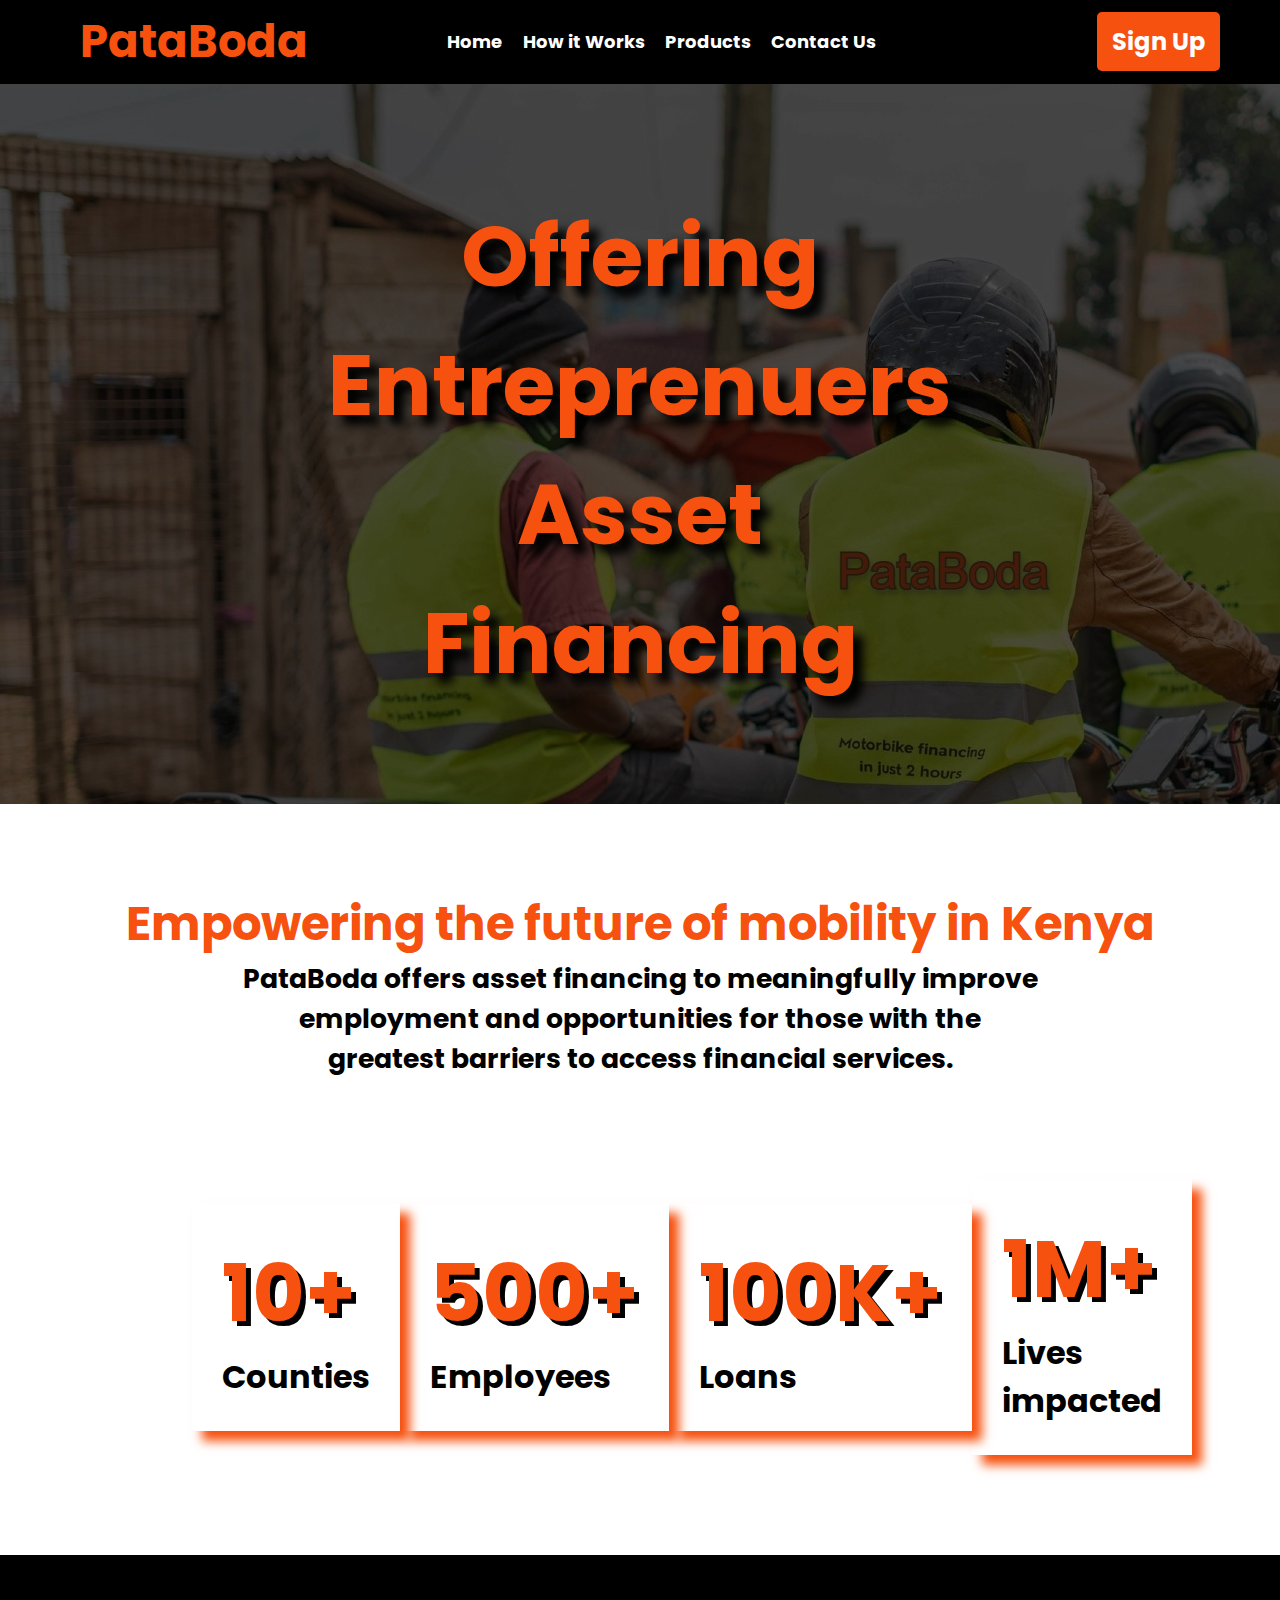
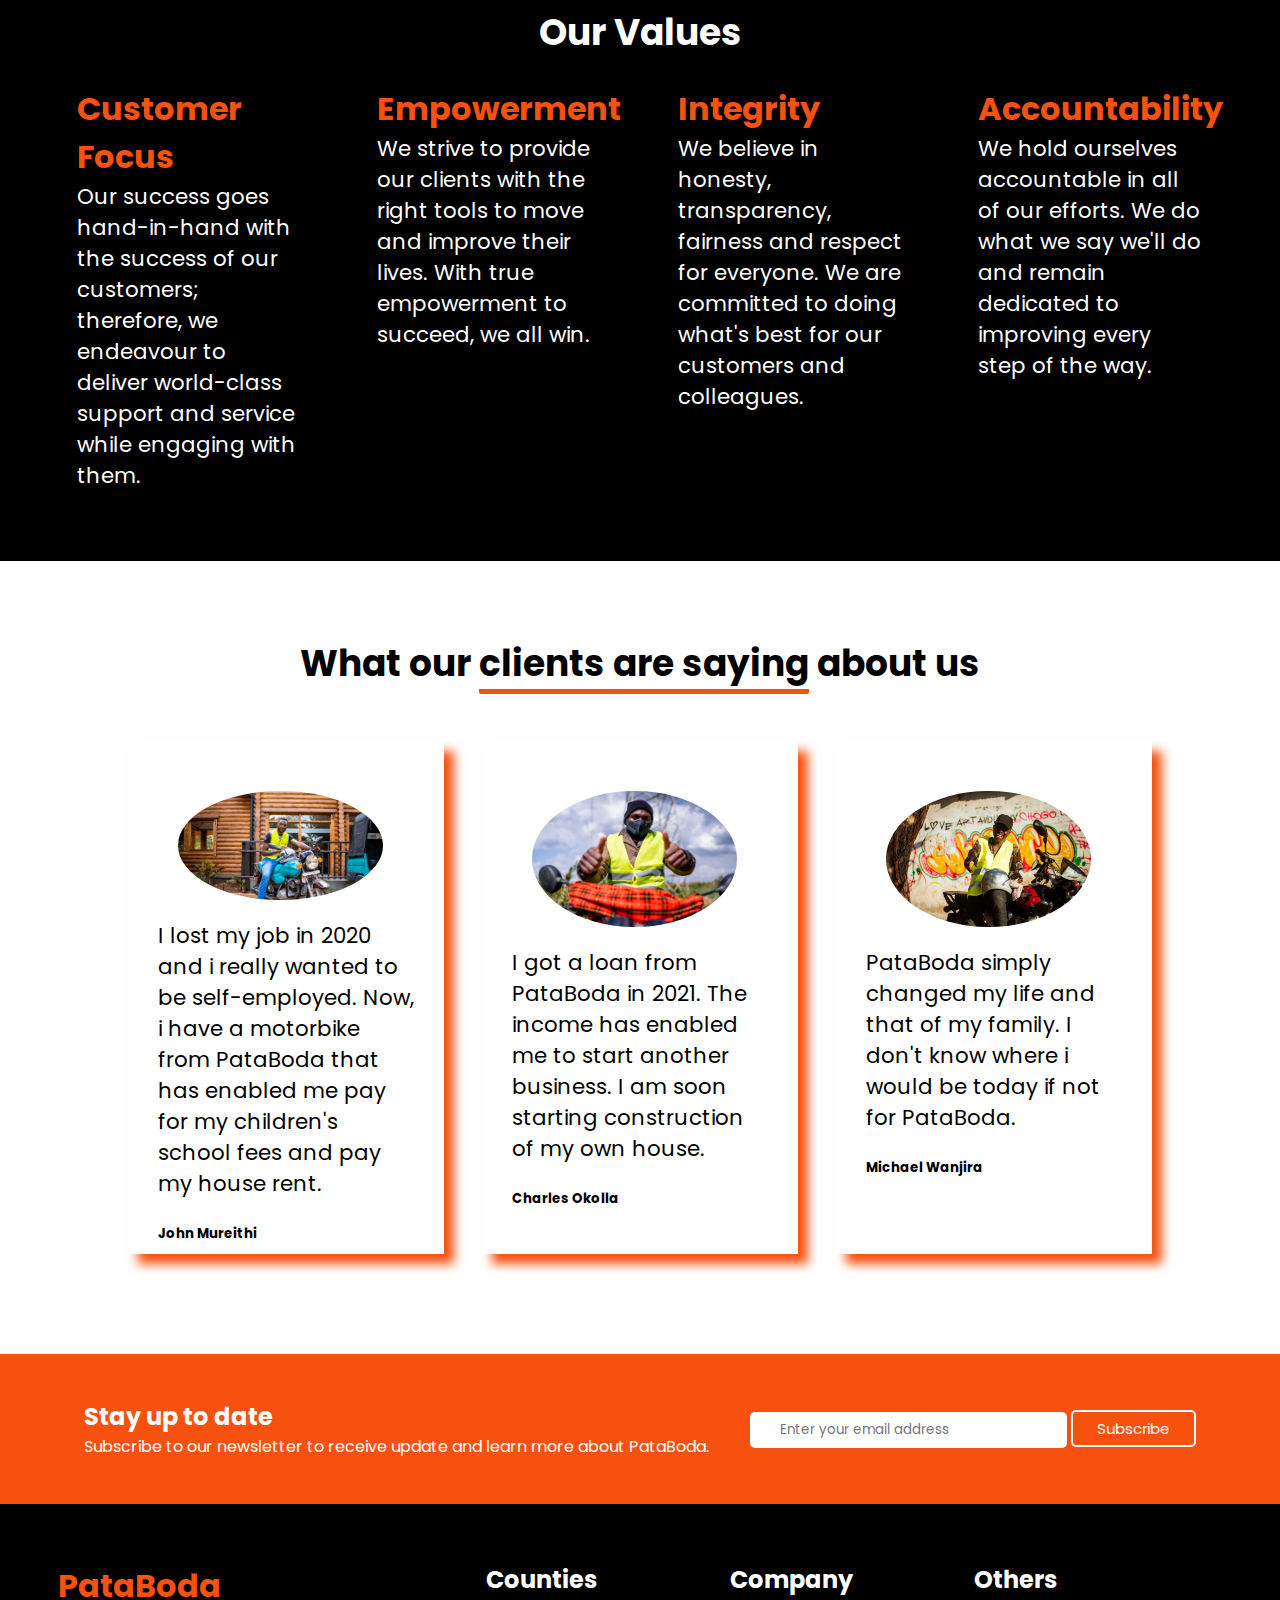
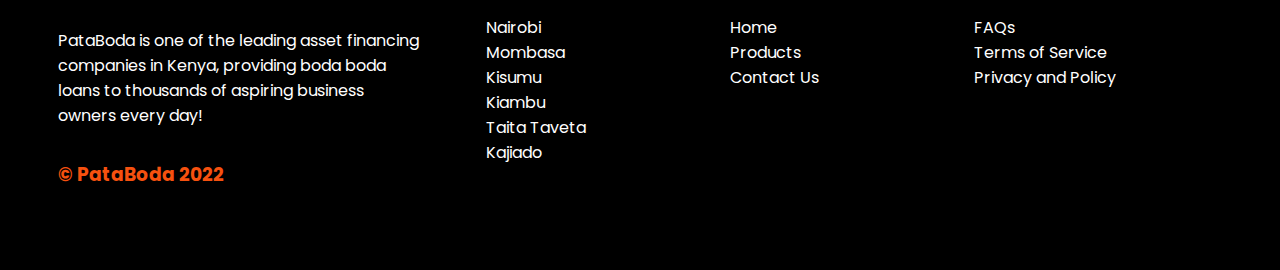
<file: index.html>
<html lang="en">

<head>
    <meta charset="UTF-8">
    <meta http-equiv="X-UA-Compatible" content="IE=edge">
    <meta name="viewport" content="width=device-width, initial-scale=1.0">
    <title>Home | PataBoda</title>
    <link rel="stylesheet" href="styles.css">
</head>

<body>
    <header>
        <div class="menubar">
            <div class="logo">
                <p> <a href="index.html">PataBoda</a></p>
            </div>
            <nav>
                <ul>
                    <li><a href="index.html">Home</a></li>
                    <li><a href="./how-it-works/how-it-works.html">How it Works</a></li>
                    <li><a href="./products/products.html">Products</a></li>
                    <li><a href="./contact-us/contact-us.html">Contact Us</a></li>
                </ul>
            </nav>
            <div class="navbuttons">
                <button id="start"><a href="./signup/signup.html">Sign Up</a></button>
            </div>
        </div>
    </header>
    <!-- --END OF MENUBAR-- -->

    <!-- --START OF MENUBAR-- -->
    <div class="bodaimg">
        <img src="./images/WATU-47-1_11zon-scaled.jpg">
        <div class="imgtxt">
            <h1>Offering Entreprenuers Asset Financing</h1>
        </div>
    </div>

    <br>

    <div class="empowerment">
        <h1 id="emptxt1">Empowering the future of mobility in Kenya</h1>
        <div id="emptxt2">
            <h4>PataBoda offers asset financing to meaningfully improve</h4>
            <h4> employment and opportunities for those with the</h4>
            <h4> greatest barriers to access financial services.</h4>
        </div>
    </div>

    <div class="impact">
        <div>
            <h1 id="numbers">10+</h1>
            <h1>Counties</h1>
        </div>
        <div>
            <h1 id="numbers">500+</h1>
            <h1>Employees</h1>
        </div>
        <div>
            <h1 id="numbers">100K+</h1>
            <h1>Loans</h1>
        </div>
        <div>
            <h1 id="numbers">1M+</h1>
            <h1>Lives impacted</h1>
        </div>
    </div>

    <br>
    <br>
    <br>
    <br>

    <div class="values">
        <h1 id="ourvalues">Our Values</h1>

        <br>

        <div class="thevalues">
            <div id="eachvalue">
                <h3 id="valuename">Customer Focus</h3>
                <p>Our success goes hand-in-hand with the success of our customers; therefore, we endeavour to deliver
                    world-class support and service while engaging with them.</p>
            </div>
            <div id="eachvalue">
                <h3 id="valuename">Empowerment</h1>
                    <p id>We strive to provide our clients with the right tools to move and improve their lives. With
                        true empowerment to succeed, we all win.</p>
            </div>
            <div id="eachvalue">
                <h3 id="valuename">Integrity</h3>
                <p>We believe in honesty, transparency, fairness and respect for everyone. We are committed to doing
                    what's best for our customers and colleagues.</p>
            </div>
            <div id="eachvalue">
                <h3 id="valuename">Accountability</h3>
                <p>We hold ourselves accountable in all of our efforts. We do what we say we'll do and remain dedicated
                    to improving every step of the way.</p>
            </div>
        </div>
    </div>

    <br>
    <br>
    <br>

    <div class="feedback">
        <h1>What our <span>clients are saying</span> about us</h1>
        <br>
        <br>
        <div class="clients">
            <div id="eachclient">
                <div>
                    <img id="clientsimg" src="./images/img1.jpg">
                    <p>I lost my job in 2020 and i really wanted to be self-employed. Now, i have a motorbike from
                        PataBoda that has enabled me pay for my children's school fees and pay my house rent.</p>
                    <br>
                    <h5>John Mureithi</h5>
                </div>
            </div>
            <div id="eachclient">
                <div>
                    <img id="clientsimg" src="./images/img2.jpg">
                    <p>I got a loan from PataBoda in 2021. The income has enabled me to start another business. I am
                        soon starting construction of my own house.</p>
                    <br>
                    <h5>Charles Okolla</h5>
                </div>
            </div>
            <div id="eachclient">
                <div>
                    <img id="clientsimg" src="./images/img6.jpg">
                    <p>PataBoda simply changed my life and that of my family. I don't know where i would be today if not
                        for PataBoda.</p>
                    <br>
                    <h5>Michael Wanjira</h5>
                </div>
            </div>
        </div>
    </div>
    <br>
    <br>
    <br>
    <br>

    <!-- START OF FOOTER -->
    <footer>
        <div class="footercontainer">
            <div class="footer1">
                <div class="newslettertext">
                    <h2>Stay up to date</h2>
                    <p>Subscribe to our newsletter to receive update and learn more about PataBoda.</p>
                </div>
                <div class="newsletter">
                    <input id="email" placeholder="Enter your email address"></input>
                    <button id="sub">Subscribe</button>
                </div>
            </div>

            <div class="footer2">
                <div id="section1">
                    <h1>PataBoda</h1>
                    <p>PataBoda is one of the leading asset financing <br> companies in Kenya, providing boda boda <br>
                        loans to thousands of aspiring business <br> owners every day!</p>
                    <h3>© PataBoda 2022</h3>
                </div>
                <div id="section2">
                    <h2>Counties</h2>
                    <p><a href="./contact-us/contact-us.html">Nairobi</a></p>
                    <p><a href="./contact-us/contact-us.html">Mombasa</a></p>
                    <p><a href="./contact-us/contact-us.html">Kisumu</a></p>
                    <p><a href="./contact-us/contact-us.html">Kiambu</a></p>
                    <p><a href="./contact-us/contact-us.html">Taita Taveta</a></p>
                    <p><a href="./contact-us/contact-us.html">Kajiado</a></p>
                </div>
                <div id="section2">
                    <h2>Company</h2>
                    <p><a href="index.html">Home</a></p>
                    <p><a href="./products/products.html">Products</a></p>
                    <p><a href="./contact-us/contact-us.html">Contact Us</a></p>
                </div>
                <div id="section2">
                    <h2>Others</h2>
                    <p><a href="./FAQs/faqs.html">FAQs</a></p>
                    <p><a href="#">Terms of Service</a></p>
                    <p><a href="#">Privacy and Policy</a></h3>
                </div>

            </div>
        </div>
    </footer>
    <!-- END OF FOOTER -->
</body>
</html>
</file>
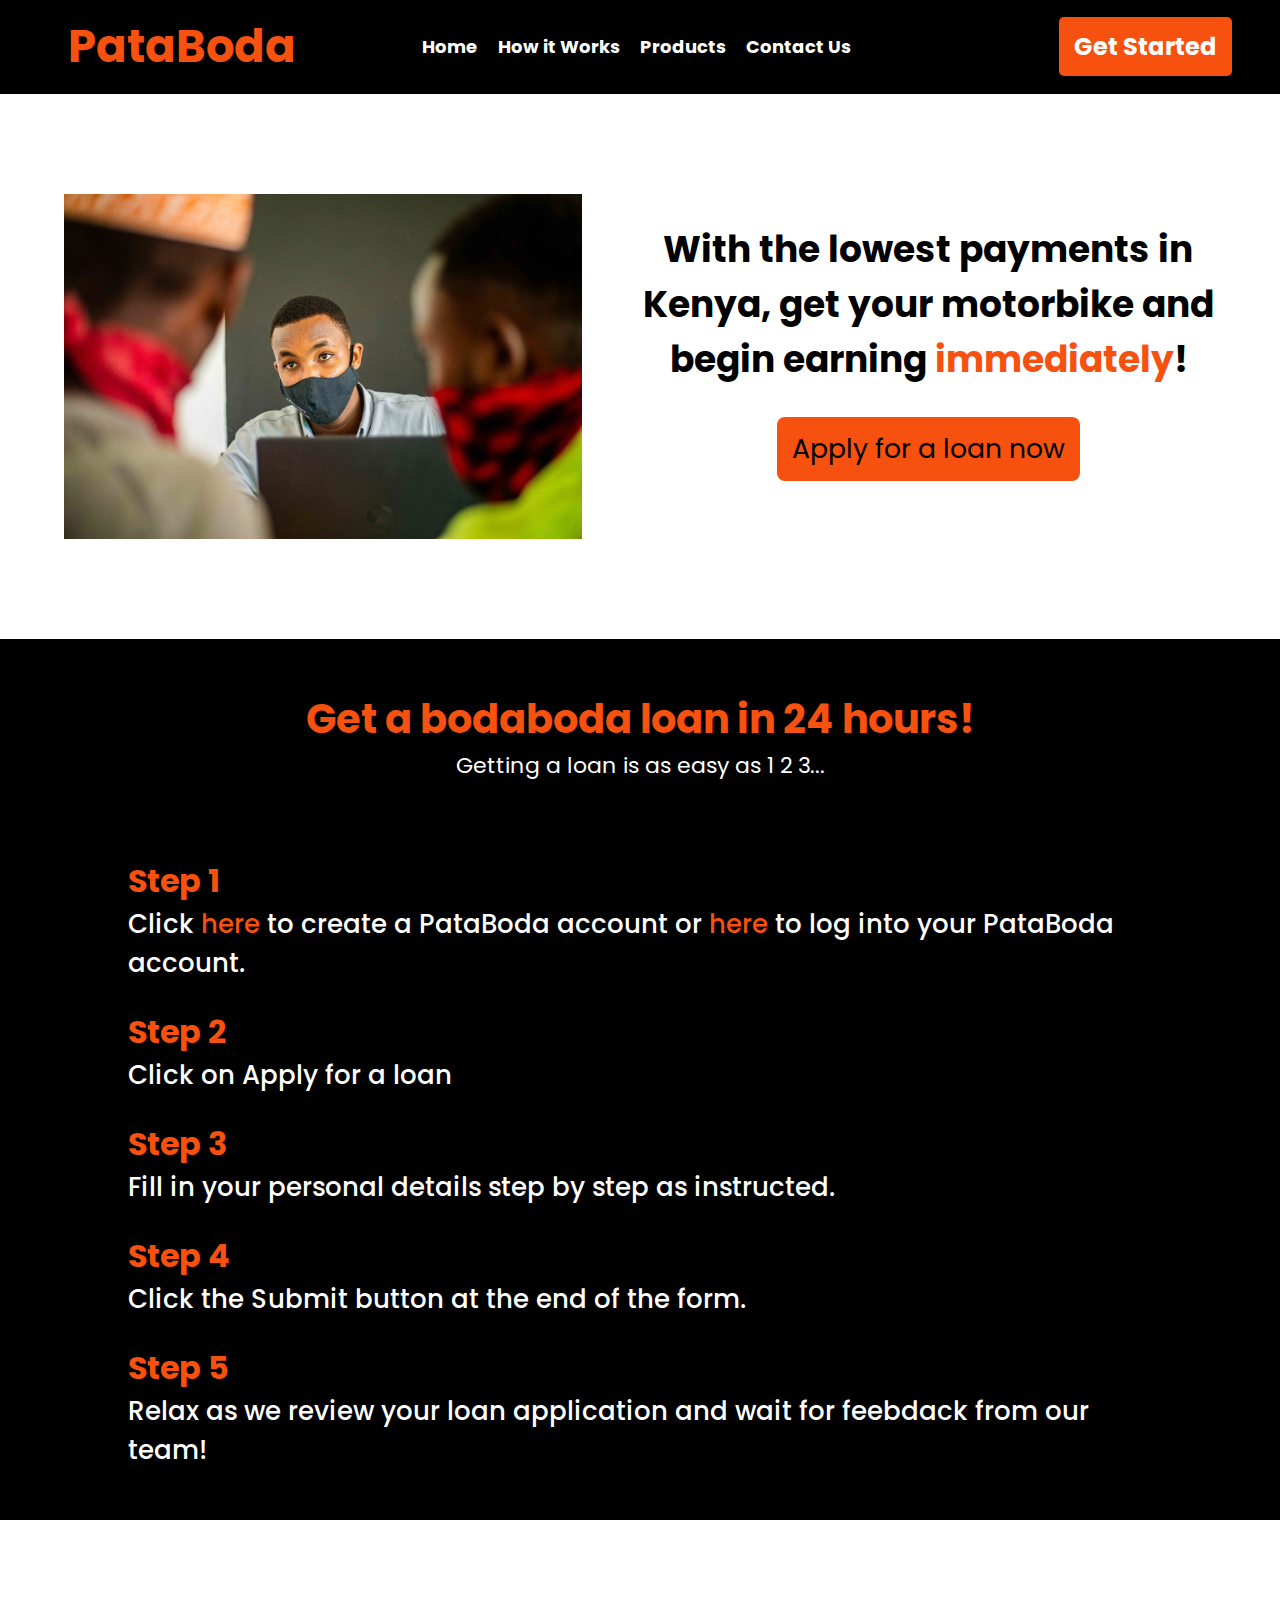
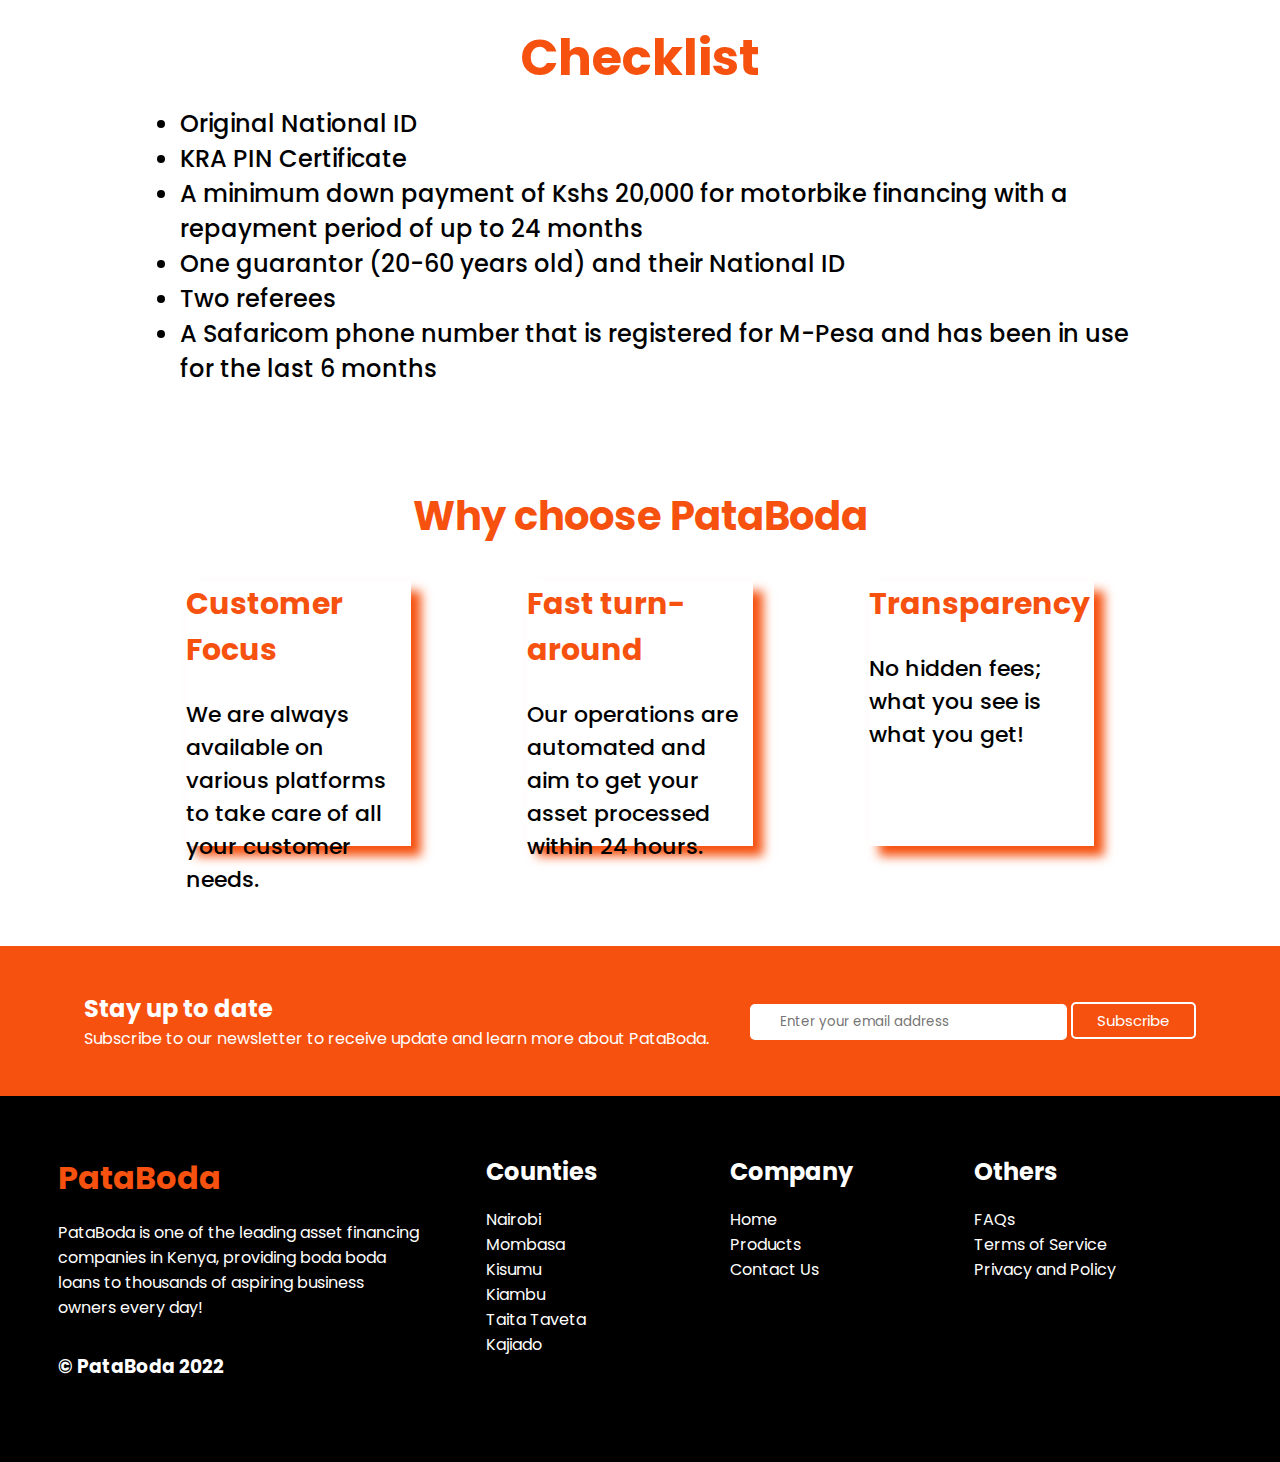
<file: how-it-works/how-it-works.html>
<html lang="en">

<head>
    <meta charset="UTF-8">
    <meta http-equiv="X-UA-Compatible" content="IE=edge">
    <meta name="viewport" content="width=device-width, initial-scale=1.0">
    <title>How it Works | PataBoda</title>
    <link rel="stylesheet" href="./how-it-works.css">
</head>

<body>
    <header>
        <div class="menubar">
            <div class="logo">
                <p> <a href="../index.html">PataBoda</a></p>
            </div>
            <nav>
                <ul>
                    <li><a href="../index.html">Home</a></li>
                    <li><a href="../how-it-works/how-it-works.html">How it Works</a></li>
                    <li><a href="../products/products.html">Products</a></li>
                    <li><a href="../contact-us/contact-us.html">Contact Us</a></li>
                </ul>
            </nav>
            <div class="navbuttons">
                <button id="start"><a href="/loan/loan.html">Get Started</a></button>
            </div>
        </div>
    </header>
    <!-- --END OF MENUBAR-- -->

    <div class="begin">
        <div class="beginimg">
            <img src="../images/img5.jpg">
        </div>
        <div class="begintxt">
            <h1>With the lowest payments in Kenya, get your motorbike and begin earning <span>immediately</span>!</h1>
            <button id="loanbtn"><a href="../loan/loan.html">Apply for a loan now</a></button>
        </div>
    </div>

    <div class="get">
        <h1>Get a bodaboda loan in 24 hours!</h1>
        <p>Getting a loan is as easy as 1 2 3...</p>
        <br>

        <br>
        <br>
        <div class="procedure">
            <div id="step1">
                <h1>Step 1</h1>

                <p>Click <a href="../signup/signup.html">here</a> to create a PataBoda account or <a
                        href="../login/login.html">here</a> to log into your PataBoda account.</p>
            </div>
            <br>
            <div id="step2">
                <h1>Step 2</h1>
                <p>Click on Apply for a loan</p>
                <br>
            </div>
            <div id="step3">
                <h1>Step 3</h1>
                <p>Fill in your personal details step by step as instructed.</p>
            </div>
            <br>
            <div id="step4">
                <h1>Step 4</h1>
                <p>Click the Submit button at the end of the form.</p>
            </div>
            <br>
            <div id="step5">
                <h1>Step 5</h1>
                <p>Relax as we review your loan application and wait for feebdack from our team!</p>
            </div>
        </div>
    </div>

    <div class="checklist">
        <h1>Checklist</h1>
        <ul id="checklistul">
            <li>Original National ID</li>
            <li>KRA PIN Certificate</li>
            <li>A minimum down payment of Kshs 20,000 for motorbike financing with a repayment period of up to 24 months
            </li>
            <li>One guarantor (20-60 years old) and their National ID</li>
            <li>Two referees</li>
            <li>A Safaricom phone number that is registered for M-Pesa and has been in use for the last 6 months</li>
        </ul>
    </div>


    <div class="choose">
        <h1>Why choose PataBoda</h1>
        <br>
        <div class="choices">
            <div id="choice">
                <h2>Customer Focus</h2><br>
                <p>We are always available on various platforms to take care of all your customer needs.</p>
            </div>
            <div id="choice">
                <h2>Fast turn-around</h2><br>
                <p>Our operations are automated and aim to get your asset processed within 24 hours.</p>
            </div>
            <div id="choice">
                <h2>Transparency</h2><br>
                <p>No hidden fees; what you see is what you get!</p>
            </div>
        </div>
    </div>


    <!-- START OF FOOTER -->
    <footer>
        <div class="footercontainer">
            <div class="footer1">
                <div class="newslettertext">
                    <h2>Stay up to date</h2>
                    <p>Subscribe to our newsletter to receive update and learn more about PataBoda.</p>
                </div>
                <div class="newsletter">
                    <input id="email" placeholder="Enter your email address"></input>
                    <button id="sub">Subscribe</button>
                </div>
            </div>

            <div class="footer2">
                <div id="section1">
                    <h1>PataBoda</h1>
                    <p>PataBoda is one of the leading asset financing <br> companies in Kenya, providing boda boda <br>
                        loans to thousands of aspiring business <br> owners every day!</p>
                    <h3>© PataBoda 2022</h3>
                </div>
                <div id="section2">
                    <h2>Counties</h2>
                    <p><a href="../contact-us/contact-us.html">Nairobi</a></p>
                    <p><a href="../contact-us/contact-us.html">Mombasa</a></p>
                    <p><a href="../contact-us/contact-us.html">Kisumu</a></p>
                    <p><a href="../contact-us/contact-us.html">Kiambu</a></p>
                    <p><a href="../contact-us/contact-us.html">Taita Taveta</a></p>
                    <p><a href="../contact-us/contact-us.html">Kajiado</a></p>
                </div>
                <div id="section2">
                    <h2>Company</h2>
                    <p><a href="../index.html">Home</a></p>
                    <p><a href="../products/products.html">Products</a></p>
                    <p><a href="../contact-us/contact-us.html">Contact Us</a></p>
                </div>
                <div id="section2">
                    <h2>Others</h2>
                    <p><a href="../FAQs/faqs.html">FAQs</a></p>
                    <p><a href="#">Terms of Service</a></p>
                    <p><a href="#">Privacy and Policy</a></h3>
                </div>

            </div>
        </div>
    </footer>
    <!-- END OF FOOTER -->
</body>

</html>
</file>
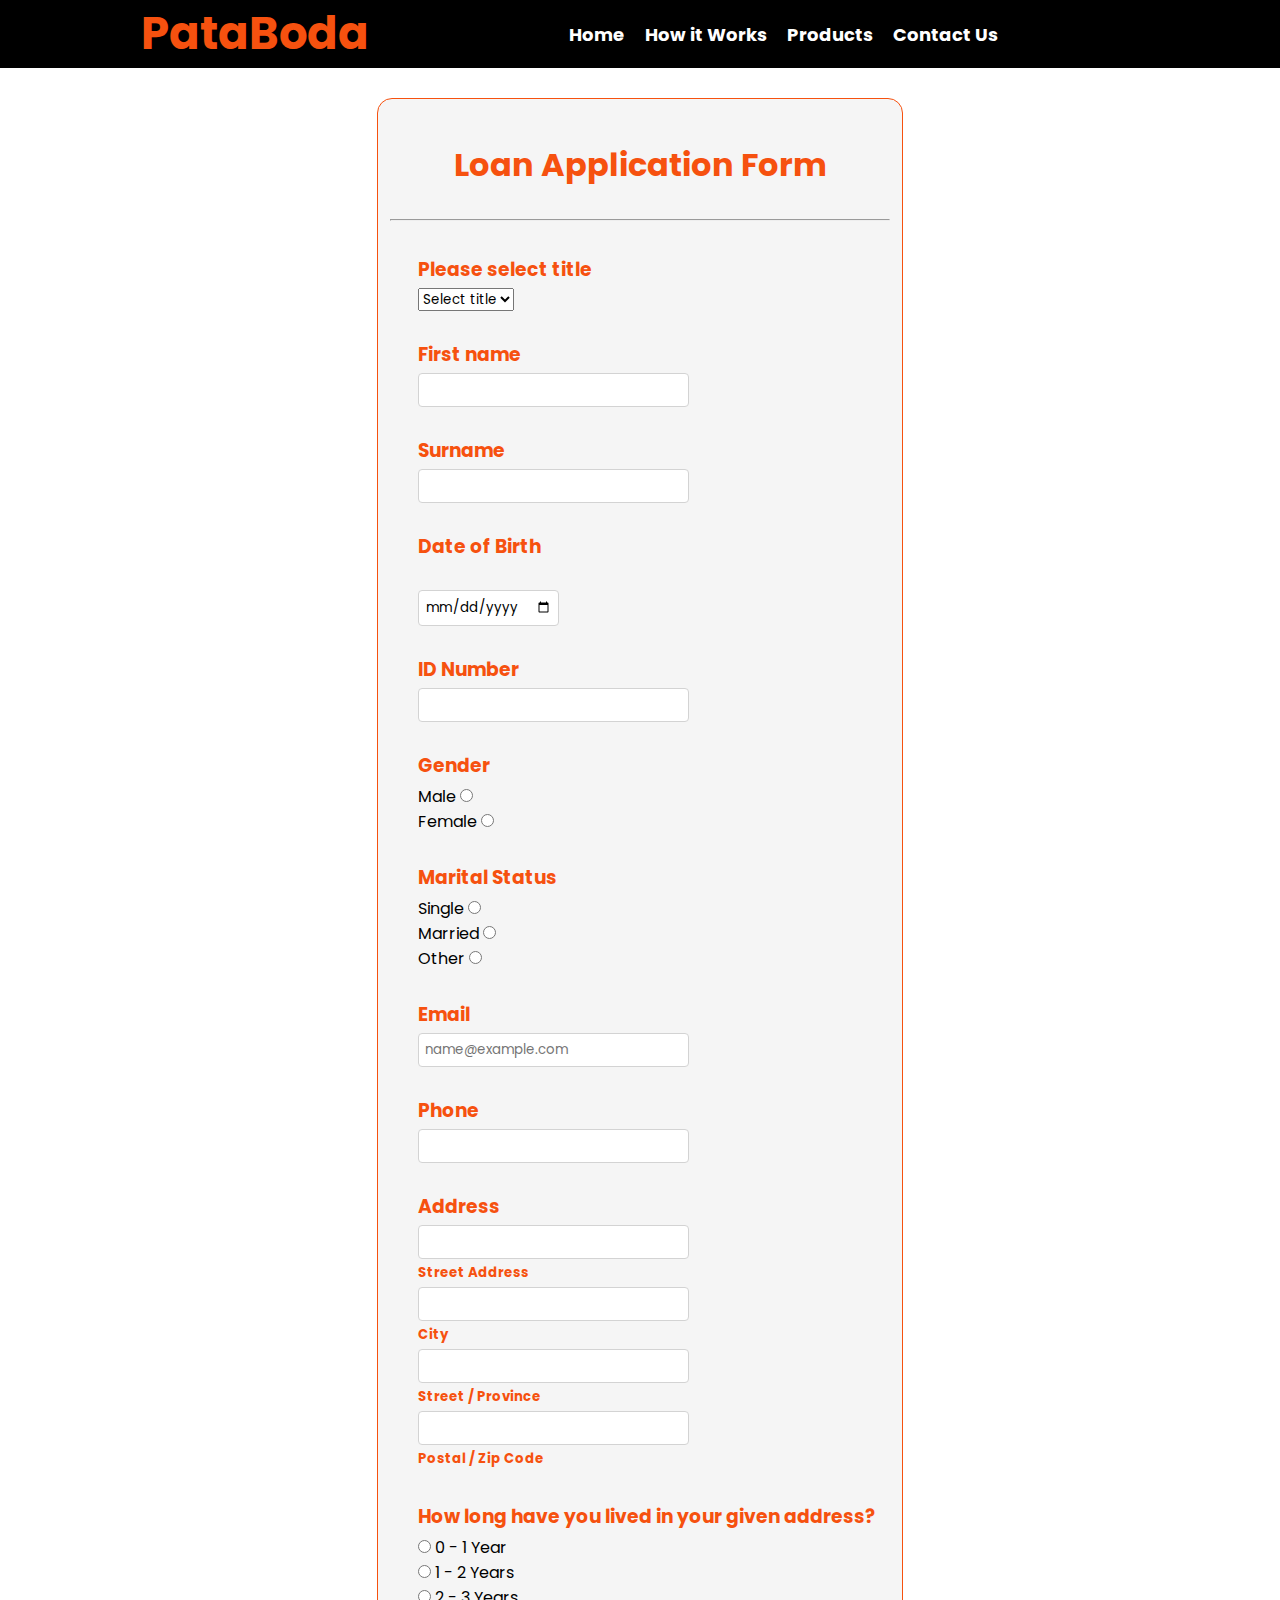
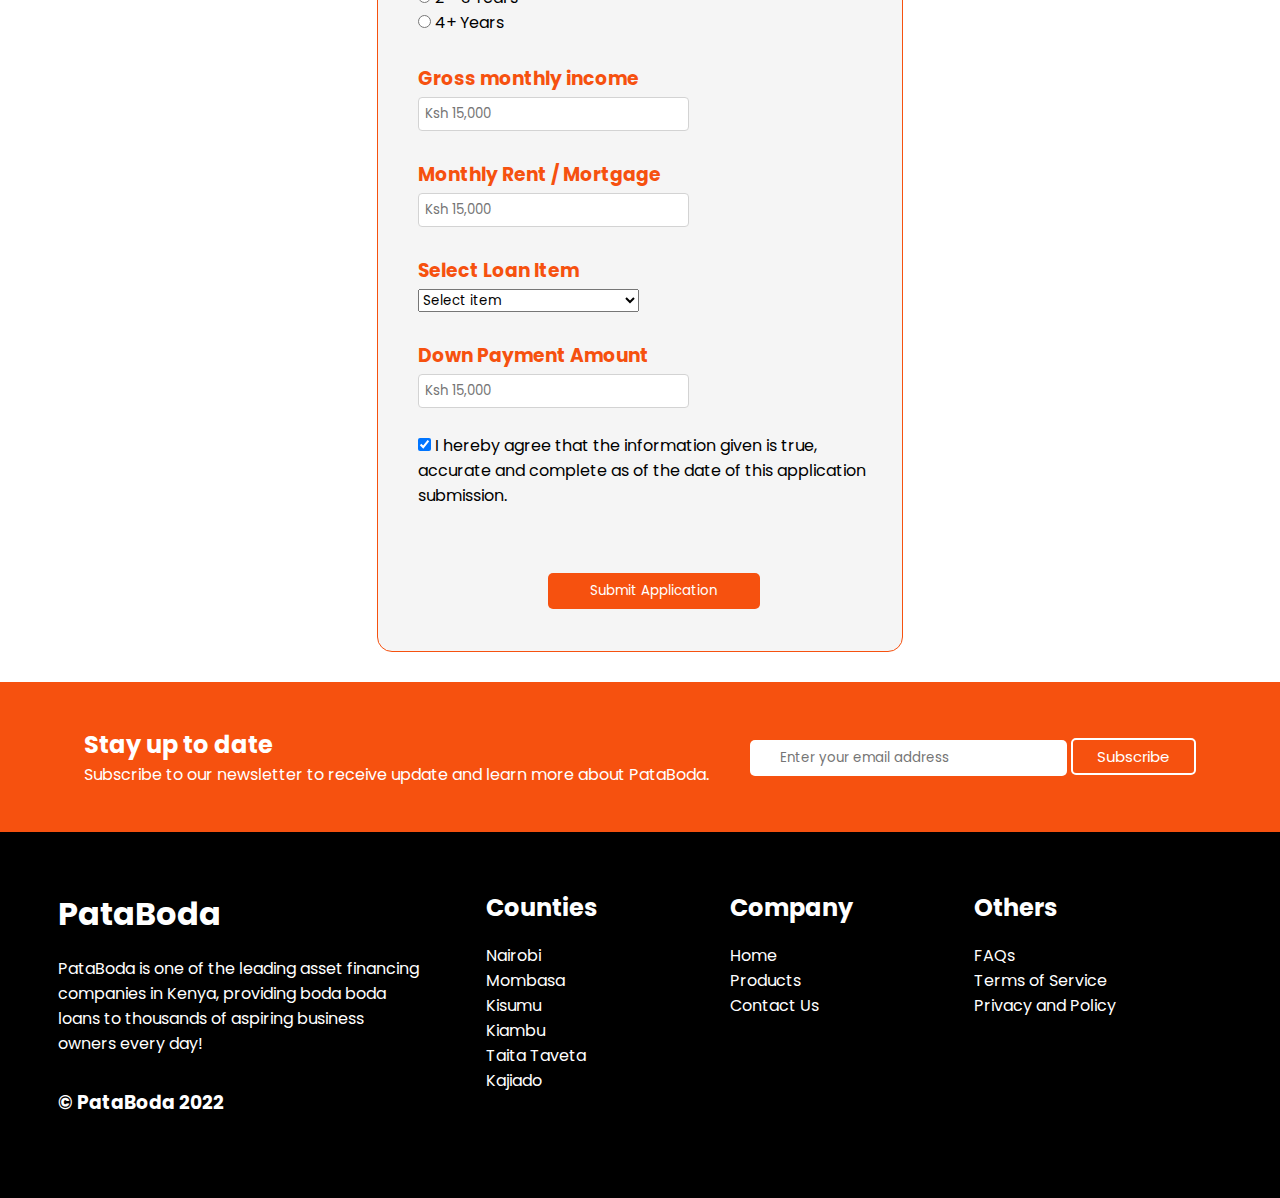
<file: loan/loan.html>
<html lang="en">
<head>
    <meta charset="UTF-8">
    <meta http-equiv="X-UA-Compatible" content="IE=edge">
    <meta name="viewport" content="width=device-width, initial-scale=1.0">
    <title>Loan | PataBoda</title>
    <link rel="stylesheet" href="loan.css">
</head>
<body>
    <header>
        <div class="menubar">
            <div class="logo">
                <p> <a href="../index.html">PataBoda</a></p>
            </div>
            <nav>
                <ul>
                    <li><a href="../index.html">Home</a></li>
                    <li><a href="../how-it-works/how-it-works.html">How it Works</a></li>
                    <li><a href="../products/products.html">Products</a></li>
                    <li><a href="../contact-us/contact-us.html">Contact Us</a></li>
                </ul>
            </nav>
           
        </div>
    </header>
<!-- -------END OF MENUBAR------- -->

    <div class="bodycontainer">
        <div class="formcontainer">
            <h1>Loan Application Form</h1>
            <hr>
            <form action="#" id="loanform">
                <h3><label for="title">Please select title</label></h3>
                <select name="title" id="title" required>
                    <option value="Select title" selected disabled>Select title</option>
                    <option value="Mr">Mr</option>
                    <option value="Mrs">Mrs</option>
                    <option value="Miss">Miss</option>
                </select><br><br>
                <h3><label for="firstName"> First name</label></h3>
                <input type="text" name="firstName" id="firstName" required>
                <br><br>
                <h3><label for="surName">Surname</label><br></h3>
                <input type="text" name="surName" id="surName" required>               
                <br><br>
                <h3><label for="birthDate">Date of Birth</label></h3><br>
                <input type="date" name="birthDate" id="birthDate" value="selected"required>
                <br><br>
                <h3><label for="identificationDoc">ID Number</label></h3>
                <input type="text" name="identificationDoc" id="identificationDoc" required>
                <br><br>
                <h3>Gender</h3>
                <label for="male">Male</label>
                <input type="radio" name="gender" id="male" value="male">
                <br>
                <label for="female">Female</label>
                <input type="radio" name="gender" id="female" value="female">
                <br><br>
                <h3>Marital Status</h3>
                <label for="single">Single</label>
                <input type="radio" name="maritalStatus" id="single" value="Single">
                <br>
                <label for="married">Married</label>
                <input type="radio" name="maritalStatus" id="married" value="Married">
                <br>
                <label for="other">Other</label>
                <input type="radio" name="maritalStatus" id="otherStatus" value="Other">
                <br><br>
                <h3>Email</h3>
                <input type="email" name="email" id="email" placeholder="name@example.com">
                <br><br>
                <h3>Phone</h3>
                <input type="tel" name="phone" id="phone">
                <br><br>
                <h3>Address</h3>
                <div class="addressbox">
                    <input type="text" id="streetAddress" name="streetAddress"><br>
                    <h5><label for="streetAddress">Street Address</label></h3>
                    <input type="text" id="city" name="city"><br>
                    <h5><label for="city">City</label></h5>
                    <input type="text" id="stateProvince" name="statePovince"><br>
                    <h5><label for="statePovince">Street / Province</label></h5>
                    <input type="text" id="zip" name="zip"><br>
                    <h5><label for="zip">Postal / Zip Code</label></h5>
                </div>
                <br>
                <h3>How long have you lived in your given address?</h3>
                <input type="radio" name="addressDuration" id="addressYear1" value="0 - 1 Year">
                <label for="addressDuration">0 - 1 Year</label><br>
                <input type="radio" name="addressDuration" id="addressYear2" value="1 - 2 Years">
                <label for="addressDuration">1 - 2 Years</label><br>
                <input type="radio" name="addressDuration" id="addressYear3" value="2 - 3 Years">
                <label for="addressDuration">2 - 3 Years</label><br>
                <input type="radio" name="addressDuration" id="addressYear4" value="4+ Years">
                <label for="addressDuration">4+ Years</label>
                <br><br>
                <h3>Gross monthly income</h3>
                <input type="number" name="grossMonthlyIncome" id="grossMonthlyIncome" placeholder="Ksh 15,000" min="0" required>
                <br><br>
                <h3>Monthly Rent / Mortgage</h3>
                <input type="number" name="monthlyRent" id="monthlyRent"  placeholder="Ksh 15,000" min="0" required>
                <br><br>
                <h3>Select Loan Item</h3>
                <select name="loanItem" id="loanItem" required>
                    <option value="" disabled selected>Select item</option>
                    <option value="Honda Ace Tuff | Ksh 75,000">Honda Ace Tuff | Ksh 75,000</option>
                    <option value="Honda Ace CB125 | Ksh 80,000">Honda Ace CB125 | Ksh 80,000</option>
                    <option value="Honda XL125 | Ksh 85,000">Honda XL125 | Ksh 85,000</option>
                    <option value="Honda Ace 110 | Ksh 90,000">Honda Ace 110 | Ksh 90,000</option>
                </select>
                <br><br>
                <h3>Down Payment Amount</h3>
                <input type="number" name="downPayment" id="downPayment"  placeholder="Ksh 15,000" min="0" required>
                <br><br>
                <input type="checkbox" name="accurateInfo" id="accurateInfo" checked>
                <label for="accurateInfo">I hereby agree that the information given is true, accurate and complete as of the date of this application submission.</label>
                <br><br>
                <div class="submitContainer">
                    <button type="submit" id="submitApplication">Submit Application</button>
                </div>
            </form>
        </div>

    </div>


 <!-- START OF FOOTER -->
 <footer>
    <div class="footercontainer">
        <div class="footer1">
            <div class="newslettertext">
                <h2>Stay up to date</h2>
                <p>Subscribe to our newsletter to receive update and learn more about PataBoda.</p>
            </div>
            <div class="newsletter">
                <input id="email" placeholder="Enter your email address"></input>
                <button id="sub">Subscribe</button>
            </div>
        </div>
        
        <div class="footer2">
            <div id="section1">
                <h1>PataBoda</h1>
                <p>PataBoda is one of the leading asset financing <br> companies in Kenya, providing boda boda <br> loans to thousands of aspiring business <br> owners every day!</p>
                <h3>© PataBoda 2022</h3>  
            </div>
            <div id="section2">
                <h2>Counties</h2>
                <p><a href="../contact-us/contact-us.html">Nairobi</a></p>
                <p><a href="../contact-us/contact-us.html">Mombasa</a></p>
                <p><a href="../contact-us/contact-us.html">Kisumu</a></p>
                <p><a href="../contact-us/contact-us.html">Kiambu</a></p>
                <p><a href="../contact-us/contact-us.html">Taita Taveta</a></p>
                <p><a href="../contact-us/contact-us.html">Kajiado</a></p>
            </div>
            <div id="section2">
                <h2>Company</h2>
                <p><a href="../index.html">Home</a></p>
                <p><a href="../products/products.html">Products</a></p>
                <p><a href="../contact-us/contact-us.html">Contact Us</a></p>
            </div>
            <div id="section2">
                <h2>Others</h2>
                <p><a href="../FAQs/faqs.html">FAQs</a></p>
                <p><a href="#">Terms of Service</a></p>
                <p><a href="#">Privacy and Policy</a></h3>
            </div>

        </div>
    </div>
    </footer>
<!-- END OF FOOTER -->
</body>
<script src="./script.js"></script>
</html>
</file>
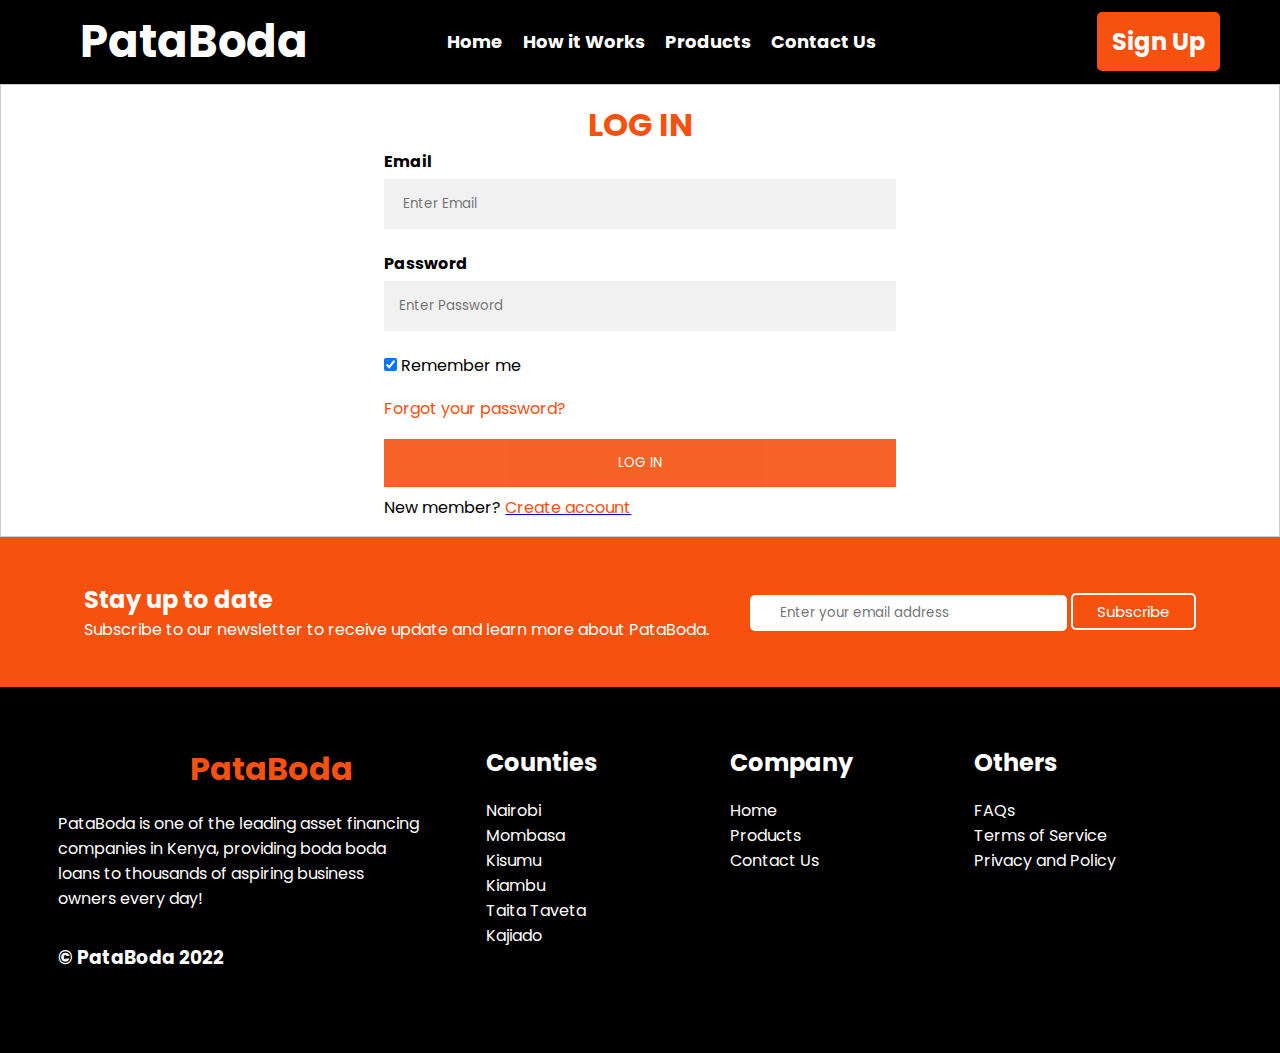
<file: login/login.html>
<html lang="en">
<head>
    <meta charset="UTF-8">
    <meta http-equiv="X-UA-Compatible" content="IE=edge">
    <meta name="viewport" content="width=device-width, initial-scale=1.0">
    <title>Log In | PataBoda</title>
    <link rel="stylesheet" href="./login.css">
</head>
<body>
    <header>
        <div class="menubar">
            <div class="logo">
                <p> <a href="../index.html">PataBoda</a></p>
            </div>
            <nav>
                <ul>
                    <li><a href="../index.html">Home</a></li>
                    <li><a href="../how-it-works/how-it-works.html">How it Works</a></li>
                    <li><a href="../products/products.html">Products</a></li>
                    <li><a href="../contact-us/contact-us.html">Contact Us</a></li>
                </ul>
            </nav>
            <div class="navbuttons">
               <a href="../signup/signup.html"><button id="start">Sign Up</button></a>
            </div>
        </div>
    </header>
    
    

    <form  style="border:1px solid #ccc">
        <div class="container">
          <h1>LOG IN</h1>
    
          <label for="email"><b> Email</b></label>
          <input type="text"  id="mail"  placeholder=" Enter Email" name="email"required>
      
          <label for="psw"><b>Password</b></label>
          <input type="password" id="ps" placeholder="Enter Password" name="psw"required>
                
          <label>
            <div class="remember">          

            <div>
         <input type="checkbox" checked="checked" name="remember" style="margin-bottom:15px"> Remember me</a> 
          </label>
          <div class="p">
          <P>Forgot your password?</P>
        </div>
        </div>
          </div>
          <div class="clearfix">
           <a href="../user/user.html"><button type="button" class="signupbtn" onclick="login()">LOG IN</button></a>
          </div>
          <P>New member? <a href="../signup/signup.html"><span>Create account</span></P></a>
        
        </div>
      </form>


<!-- start of footer -->
      <div class="footercontainer">
        <div class="footer1">
            <div class="newslettertext">
                <h2>Stay up to date</h2>
                <p>Subscribe to our newsletter to receive update and learn more about PataBoda.</p>
            </div>
            <div class="newsletter">
                <input id="email" placeholder="Enter your email address"></input>
                <button id="sub">Subscribe</button>
            </div>
        </div>
        
        <div class="footer2">
            <div id="section1">
                <h1>PataBoda</h1>
                <p>PataBoda is one of the leading asset financing <br> companies in Kenya, providing boda boda <br> loans to thousands of aspiring business <br> owners every day!</p>
                <h3>© PataBoda 2022</h3>  
            </div>
            <div id="section2">
                <h2>Counties</h2>
                <p><a href="../contact-us/contact-us.html">Nairobi</a></p>
                <p><a href="../contact-us/contact-us.html">Mombasa</a></p>
                <p><a href="../contact-us/contact-us.html">Kisumu</a></p>
                <p><a href="../contact-us/contact-us.html">Kiambu</a></p>
                <p><a href="../contact-us/contact-us.html">Taita Taveta</a></p>
                <p><a href="../contact-us/contact-us.html">Kajiado</a></p>
            </div>
            <div id="section2">
                <h2>Company</h2>
                <p><a href="../index.html">Home</a></p>
                <p><a href="../products/products.html">Products</a></p>
                <p><a href="../contact-us/contact-us.html">Contact Us</a></p>
            </div>
            <div id="section2">
                <h2>Others</h2>
                <p><a href="../FAQs/faqs.html">FAQs</a></p>
                <p><a href="#">Terms of Service</a></p>
                <p><a href="#">Privacy and Policy</a></h3>
            </div>

        </div>
    </div>
    </footer>
<!-- END OF FOOTER -->
<script src="index.js"></script>
</body>
</html>
</file>
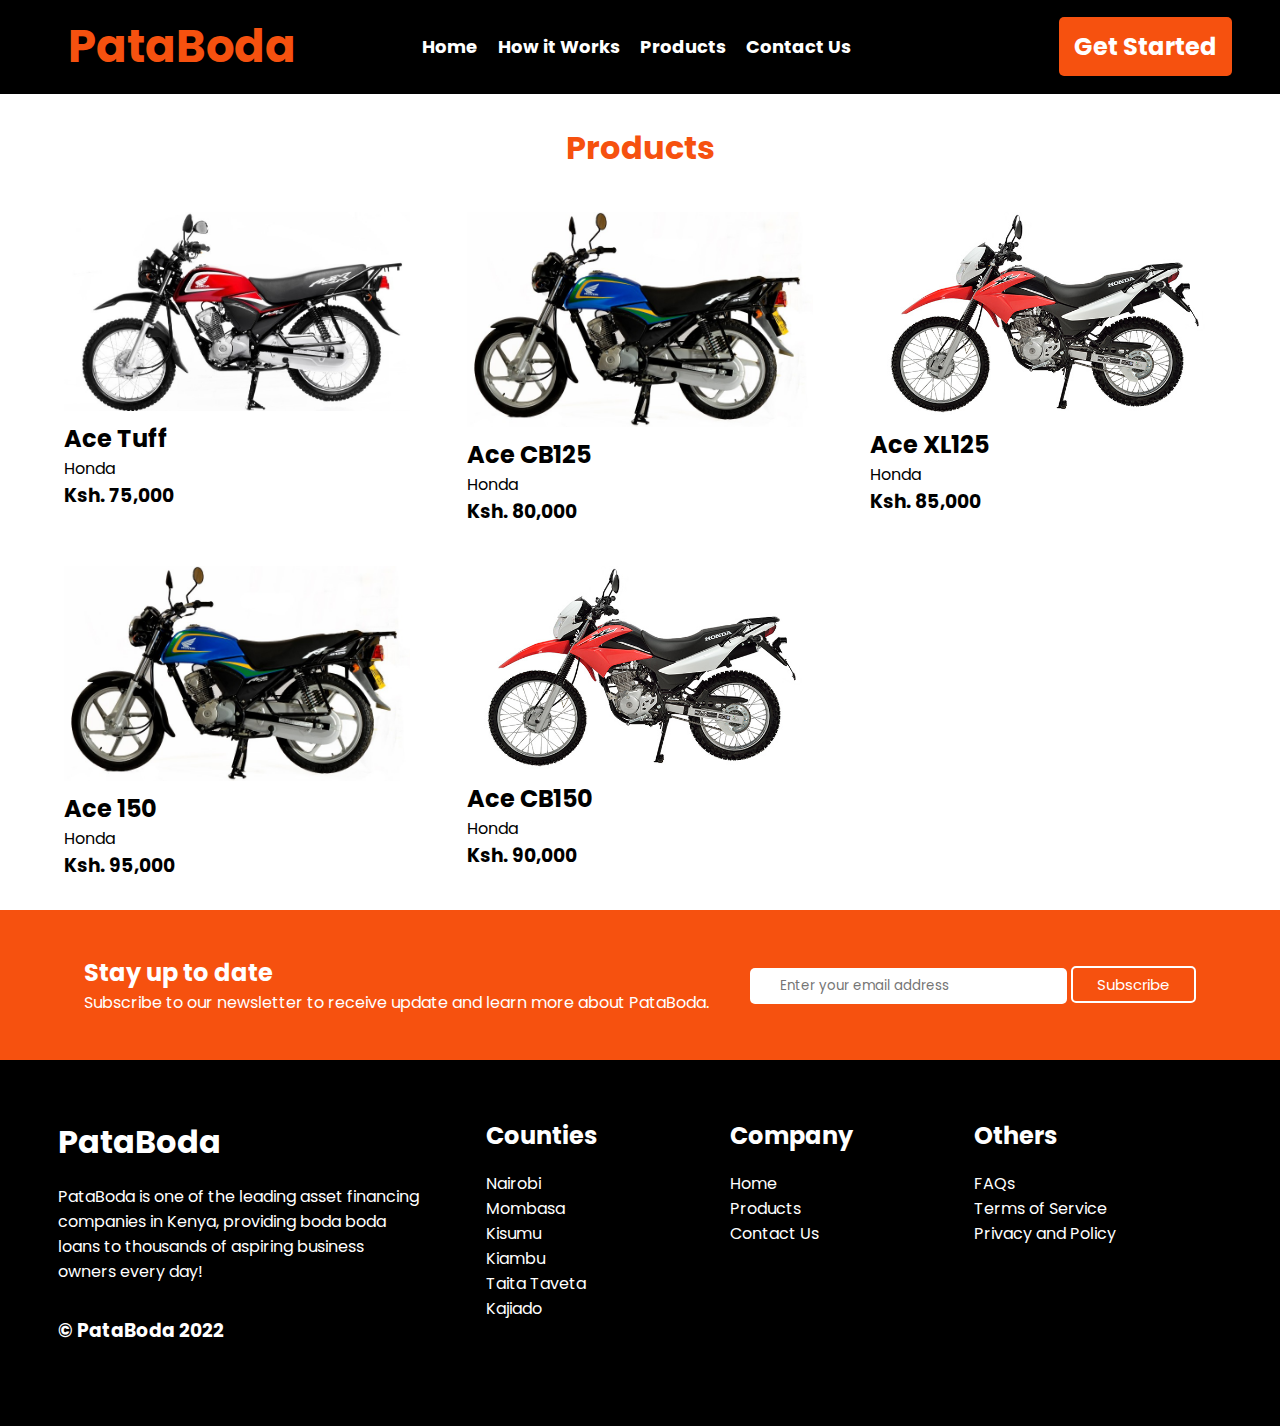
<file: products/products.html>
<html lang="en">
<head>
    <meta charset="UTF-8">
    <meta http-equiv="X-UA-Compatible" content="IE=edge">
    <meta name="viewport" content="width=device-width, initial-scale=1.0">
    <title>Products | PataBoda</title>
    <link rel="stylesheet" href="../products/products.css">
</head>
<body>
    <header>
        <div class="menubar">
            <div class="logo">
                <p><a href="../index.html">PataBoda</a></p>
            </div>
            <nav>
                <ul>
                    <li><a href="../index.html">Home</a></li>
                    <li><a href="../how-it-works/how-it-works.html">How it Works</a></li>
                    <li><a href="../products/products.html">Products</a></li>
                    <li><a href="../contact-us/contact-us.html">Contact Us</a></li>
                </ul>
            </nav>
            <div class="navbuttons">
                <a href="../loan/loan.html"><button id="start">Get Started</button></a>
            </div>
        </div>
    </header>
<!-- ----END OF MENUBAR---- -->
 
<!-- START OF PRODUCTS GRID -->
<div class="productsBodyContainer">
    <h1>Products</h1>    

    <div class="productgrid">
        <div class="grid1">
            <img src="../images/acetuff.jpg" alt="Bike"><a href="acetuff.html">
            <h2>Ace Tuff</h2>
            <p>Honda</p>
            <h3>Ksh. 75,000<h3></a>
        </div>

        <div class="grid2">
            <img src="../images/acecb125.jpg" alt="Bike">
            <h2>Ace CB125</h2>
            <p>Honda</p>
            <h3>Ksh. 80,000<h3>
        </div>

        <div class="grid3">
            <img src="../images/acexl125.jpg" alt="Bike">
            <h2>Ace XL125</h2>
            <p>Honda</p>
            <h3>Ksh. 85,000<h3>
        </div>
    </div>
    <div class="productgrid">
        <div class="grid1">
            <img src="../images/acecb125.jpg" alt="Bike"><a href="acetuff.html">
            <h2>Ace 150</h2>
            <p>Honda</p>
            <h3>Ksh. 95,000<h3></a>
        </div>

        <div class="grid2">
            <img src="../images/acexl125.jpg" alt="Bike">
            <h2>Ace CB150</h2>
            <p>Honda</p>
            <h3>Ksh. 90,000<h3>
        </div>

        <div class="grid3">
            
        </div>
    </div>
</div>
<!-- END OF GRID: NEW -->
</div>

 <!-- START OF FOOTER -->
 <footer>
    <div class="footercontainer">
        <div class="footer1">
            <div class="newslettertext">
                <h2>Stay up to date</h2>
                <p>Subscribe to our newsletter to receive update and learn more about PataBoda.</p>
            </div>
            <div class="newsletter">
                <input id="email" placeholder="Enter your email address"></input>
                <button id="sub">Subscribe</button>
            </div>
        </div>
        
        <div class="footer2">
            <div id="section1">
                <h1>PataBoda</h1>
                <p>PataBoda is one of the leading asset financing <br> companies in Kenya, providing boda boda <br> loans to thousands of aspiring business <br> owners every day!</p>
                <h3>© PataBoda 2022</h3>  
            </div>
            <div id="section2">
                <h2>Counties</h2>
                <p><a href="../contact-us/contact-us.html">Nairobi</a></p>
                <p><a href="../contact-us/contact-us.html">Mombasa</a></p>
                <p><a href="../contact-us/contact-us.html">Kisumu</a></p>
                <p><a href="../contact-us/contact-us.html">Kiambu</a></p>
                <p><a href="../contact-us/contact-us.html">Taita Taveta</a></p>
                <p><a href="../contact-us/contact-us.html">Kajiado</a></p>
            </div>
            <div id="section2">
                <h2>Company</h2>
                <p><a href="../index.html">Home</a></p>
                <p><a href="products.html">Products</a></p>
                <p><a href="../contact-us/contact-us.html">Contact Us</a></p>
            </div>
            <div id="section2">
                <h2>Others</h2>
                <p><a href="../FAQs/faqs.html">FAQs</a></p>
                <p><a href="#">Terms of Service</a></p>
                <p><a href="#">Privacy and Policy</a></h3>
            </div>

        </div>
    </div>
    </footer>
<!-- END OF FOOTER -->
</body>
</html>
</file>
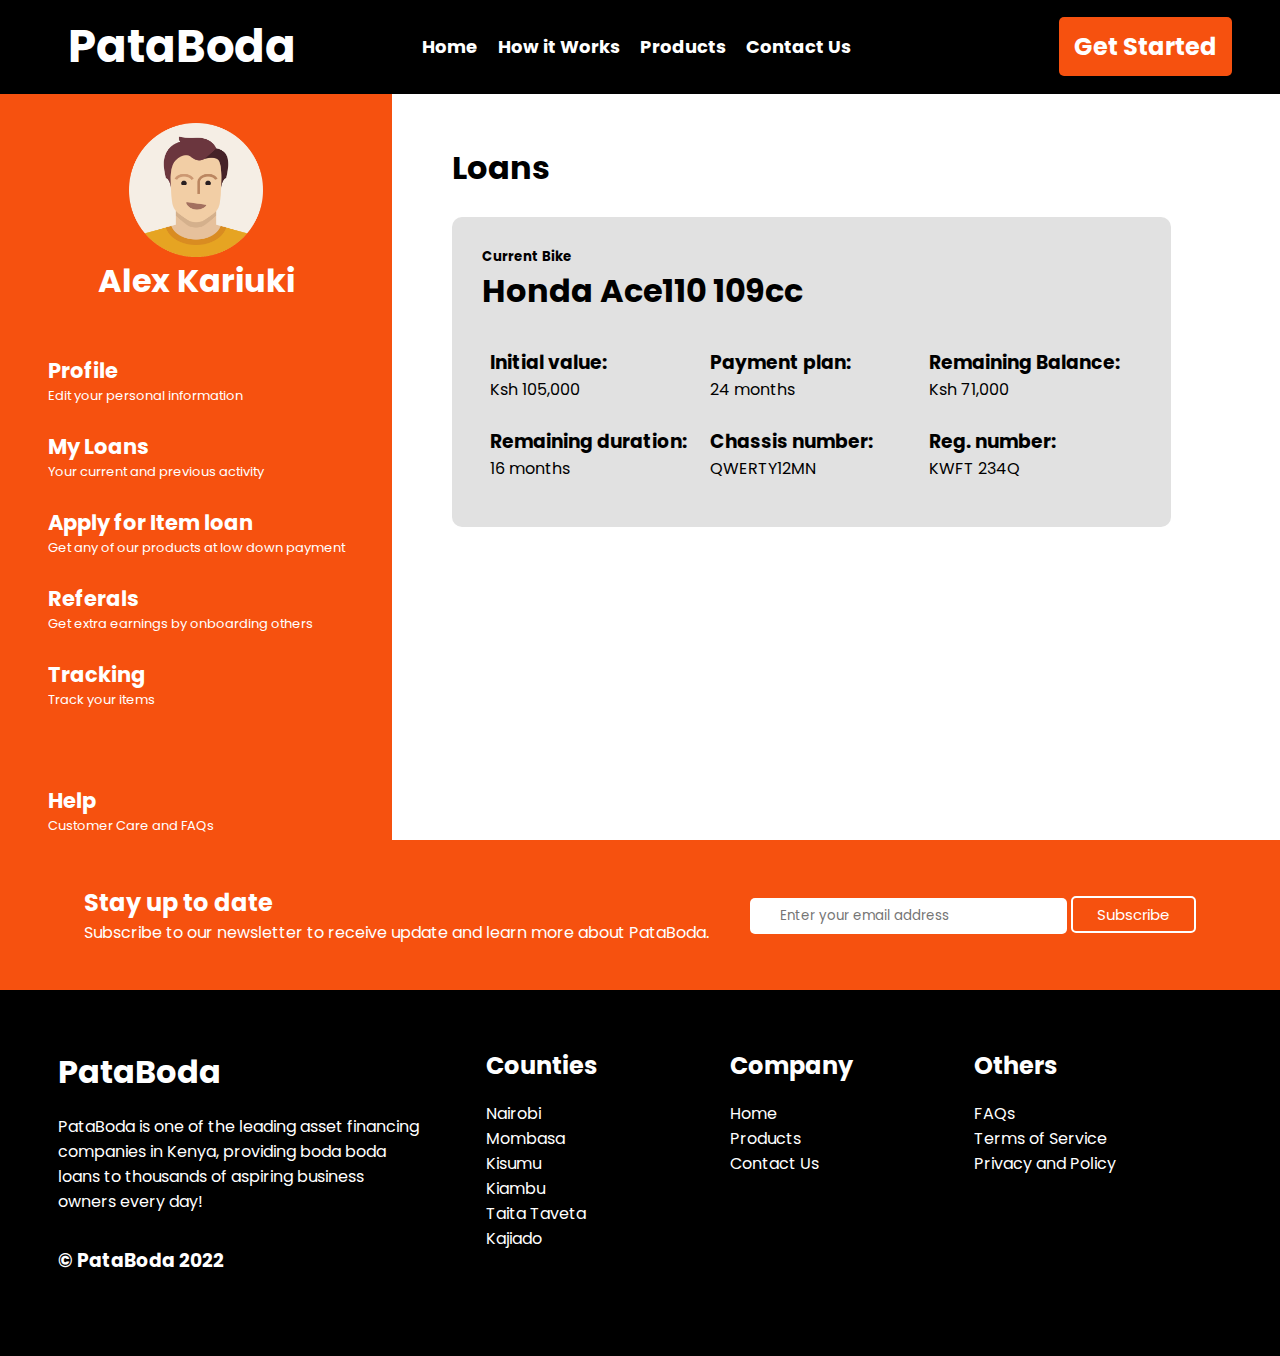
<file: user/user.html>
<html lang="en">
<head>
    <meta charset="UTF-8">
    <meta http-equiv="X-UA-Compatible" content="IE=edge">
    <meta name="viewport" content="width=device-width, initial-scale=1.0">
    <title>User | PataBoda</title>
    <link rel="stylesheet" href="./user.css">
</head>
<body>
    <header>
        <div class="menubar">
            <div class="logo">
                <p> <a href="../index.html">PataBoda</a></p>
            </div>
            <nav>
                <ul>
                    <li><a href="../index.html">Home</a></li>
                    <li><a href="../how-it-works/how-it-works.html">How it Works</a></li>
                    <li><a href="../products/products.html">Products</a></li>
                    <li><a href="../contact-us/contact-us.html">Contact Us</a></li>
                </ul>
            </nav>
            <div class="navbuttons">
                <a href="../loan/loan.html"><button id="start">Get Started</button></a>
            </div>
        </div>
    </header>
<!-- ----END OF MENUBAR-------- -->

<!-- ----------Start of Body Container----------- -->
    <div class="bodyContainer">
        <div class="sidebar">
            <br>
            <img src="../images/useravatar.png" alt="User Avatar">
            <h1>Alex Kariuki</h1>
            <br><br>
            <div class="sidebarmenu">
                <h3>Profile</h3>
                <p>Edit your personal information</p>
                <br>
                <h3>My Loans</h3>
                <p>Your current and previous activity</p>
                <br>
                <a href="../loan/loan.html">
                <h3>Apply for Item loan</h3>
                <p>Get any of our products at low down payment</p>
                </a>
                <br>
                <h3>Referals</h3>
                <p>Get extra earnings by onboarding others</p>
                <br>
                <h3>Tracking</h3>
                <p>Track your items</p>
                <br><br><br>
                <a href="../FAQs/faqs.html">
                <h3 id="customApply">Help</h3>
                <p id="customApply">Customer Care and FAQs</p></a>
                
            </div>
        </div>
        <div class="bodyContent">
            <h1>Loans</h1>
            <br>
            <div class="userContainer">
                <h5>Current Bike</h5>
                <h1>Honda Ace110 109cc</h1>
                <br>
                <div class="userInfo">
                    <div class="bikeInfo1">
                        <h3>Initial value:</h3>
                        <p>Ksh 105,000</p>
                        <br>
                        <h3>Remaining duration:</h3>
                        <p>16 months</p>
                    </div>
                    <div class="bikeInfo2">
                        <h3>Payment plan:</h3>
                        <p>24 months</p>
                        <br>
                        <h3>Chassis number:</h3>
                        <p>QWERTY12MN</p>
                    </div>
                    <div class="bikeInfo3">
                        <h3>Remaining Balance:</h3>
                        <p>Ksh 71,000</p>
                        <br>
                        <h3>Reg. number:</h3>
                        <p>KWFT 234Q</p>
                    </div>
                </div>
            </div>
        </div>


    </div>
<!-- ----------Start of Body Container----------- -->

 <!-- START OF FOOTER -->
 <footer>
    <div class="footercontainer">
        <div class="footer1">
            <div class="newslettertext">
                <h2>Stay up to date</h2>
                <p>Subscribe to our newsletter to receive update and learn more about PataBoda.</p>
            </div>
            <div class="newsletter">
                <input id="email" placeholder="Enter your email address"></input>
                <button id="sub">Subscribe</button>
            </div>
        </div>
        
        <div class="footer2">
            <div id="section1">
                <h1>PataBoda</h1>
                <p>PataBoda is one of the leading asset financing <br> companies in Kenya, providing boda boda <br> loans to thousands of aspiring business <br> owners every day!</p>
                <h3>© PataBoda 2022</h3>  
            </div>
            <div id="section2">
                <h2>Counties</h2>
                <p><a href="../contact-us/contact-us.html">Nairobi</a></p>
                <p><a href="../contact-us/contact-us.html">Mombasa</a></p>
                <p><a href="../contact-us/contact-us.html">Kisumu</a></p>
                <p><a href="../contact-us/contact-us.html">Kiambu</a></p>
                <p><a href="../contact-us/contact-us.html">Taita Taveta</a></p>
                <p><a href="../contact-us/contact-us.html">Kajiado</a></p>
            </div>
            <div id="section2">
                <h2>Company</h2>
                <p><a href="../index.html">Home</a></p>
                <p><a href="../products/products.html">Products</a></p>
                <p><a href="../contact-us/contact-us.html">Contact Us</a></p>
            </div>
            <div id="section2">
                <h2>Others</h2>
                <p><a href="../FAQs/faqs.html">FAQs</a></p>
                <p><a href="#">Terms of Service</a></p>
                <p><a href="#">Privacy and Policy</a></h3>
            </div>

        </div>
    </div>
    </footer>
<!-- END OF FOOTER -->
</body>
</html>
</file>
<file: styles.css>
@import url("https://fonts.googleapis.com/css2?family=Poppins:wght@300;400;500;700&display=swap");

* {
  margin: 0;
  font-family: "Poppins", sans-serif;
  /* overflow: hidden; */
}
/* --start of menubar-- */
.menubar {
  display: flex;
  background-color: black;
  color: white;
  justify-content: space-evenly;
  width: 100%;
}
.logo {
  width: 20%;
  margin-left: 20px;
  margin-top: auto;
  margin-bottom: auto;
}
.logo p a {
  font-weight: 700;
  margin: 0;
  font-size: 45px;
  text-decoration: none;
  color: #f6510f;
}
nav {
  width: 50%;
  margin-top: auto;
  margin-bottom: auto;
  position: relative;
  /* right: -5%; */
}
nav ul {
  list-style: none;
}
nav ul li {
  float: left;
  padding: 10px;
}
nav ul li a {
  text-decoration: none;
  color: white;
  font-weight: 700;
  font-size: 18px;
}
nav ul li a:hover {
  color: #f6510f;
}
nav ul li a:active {
  color: white;
  text-decoration: underline;
}

#start {
  color: white;
  background-color: #f6510f;
  border: none;
  padding: 12px 15px;
  margin-top: 10%;
  margin-bottom: 10%;
  font-weight: 700;
  font-size: 24px;
  cursor: pointer;
  border-radius: 5px;
  text-decoration: none;
}
#start a{
    text-decoration: none;
    color: white;
}
#start a:hover{
    color: black;
}
/* --end of menubar-- */

/* setting the image properties */
.bodaimg {
  max-height: 80%;
  overflow: hidden;
}
.bodaimg img{
    filter: brightness(30%);
}
.imgtxt {
  position: absolute;
  top: 50%;
  left: 50%;
  transform: translate(-50%, -50%);
  font-size: 32pt;
  font-weight: bolder;
  text-shadow: 10px 10px 10px black;
  color: #f6510f;
  text-align: center;

}
/* end of image properties */

/* text after image */
.empowerment {
  text-align: center;
  margin: 60px 0 100px 0;
}

#emptxt1 {
  color: #f6510f;
  font-size: 35pt;
}
#emptxt2 {
  font-size: 20pt;
}
/* end of text after image  */

.impact {
  display: flex;
  justify-content: space-evenly;
  align-items: center;
  margin: 0 auto;
  width: 70%;
}
.impact div{
    padding: 30px;
    box-shadow: 10px 10px 10px #f6510f;
    width: auto;
}
#numbers {
  color: #f6510f;
  font-size: 500%;
  text-shadow: 5px 5px black;
  
}

/* our values */
.values{
    background-color: black;
    color: white;
    padding-top: 50px;
    padding-bottom: 70px;

}
#ourvalues{
  text-align: center;
  font-size: 27pt;
}
.thevalues{
    display: flex;
    justify-content: space-between;
    width: 88%;
    margin-right: auto;
    margin-left: auto;
}
#valuename{
    font-size: 24pt;
    color: #f6510f;
}
#eachvalue{
    width: 20%;
}
#eachvalue p{
    font-size: 16pt;
}
/* end of our values */

/* clients feedback */
/* .feedback{
    
} */
.clients{
    display: flex;
    justify-content: space-between;
    align-items: center;
    width: 80%;
    margin-left: auto;
    margin-right: auto;
}
.feedback h1{
    text-align: center;
    font-size: 27pt;
  }
  .feedback h1 span{
    border-bottom: 5px solid #f6510f;
    border-radius: 2px;
  }
  #clientsimg{
    width: 80%;
    border-radius: 50%;
    margin: 20px;
    
  }
  #eachclient{
    width: 25%;
    height: 12cm;
    justify-content: center;
    align-items: center;
    box-shadow: 10px 10px 10px #f6510f;
    padding: 30px;
  }
  #eachclient p{
    font-size: 16pt;
  }
  /* end of body */

  /* body media queries */

  @media only screen and (max-width:700px) {
    .imgtxt{
        position: absolute;
  top: 50%;
  left: 50%;
  transform: translate(-50%, -50%);
  font-size: 20pt;
  font-weight: bolder;
  text-shadow: 10px 10px 10px black;
  color: #f6510f;
  text-align: center;
  }
}

/* --start of footer container-- */
.footercontainer {
  width: 100%;
  background-color: #f6510f;
  margin-bottom: 0;
}
.footer1 {
  width: 90%;
  height: 150px;
  background-color: #f6510f;
  color: white;
  display: flex;
  flex-direction: row;
  justify-content: space-around;
  align-items: center;
  margin: 0 auto;
}
.footer1 p {
  color: white;
  margin: auto 0;
}
#email {
  background-color: white;
  padding: 8px 30px;
  border: none;
  border-radius: 5px;
}
#sub {
  padding: 5px 24px;
  color: white;
  border: 2px solid white;
  background-color: transparent;
  border-radius: 5px;
  font-size: 15px;
  cursor: pointer;
}
.footer2 {
  height: 250px;
  width: 100% fixed;
  background-color: black;
  color: white;
  padding-top: 58px;
  padding-left: 58px;
  padding-bottom: 58px;
  display: flex;
  margin-left: auto;
  margin-right: auto;
}
#section1 {
  width: 35%;
}
#section1 p {
  color: white;
  margin: 18px 0 32px 0;
}
#section1 h1, h3{
    color: #f6510f;
}

#section2 {
  width: 20%;
}
#section2 h2 {
  margin-bottom: 18px;
}
#section2 p a {
  text-decoration: none;
  color: white;
  padding-top: 8px;
}
/* --start of footer container-- */
@media only screen and (max-width: 700px) {
  .footer2 {
    display: flex;
    flex-direction: column;
    height: auto;
  }
  .footer1 {
    display: flex;
    flex-direction: column;
    text-align: center;
    height: 200px;
    justify-content: space-evenly;
  }
  .logo p a {
    font-size: 28px;
  }
  .logo p {
    margin-top: -50px;
  }
  #start {
    font-size: 20px;
  }
}
</file>
<file: how-it-works/how-it-works.css>
@import url("https://fonts.googleapis.com/css2?family=Poppins:wght@300;400;500;700&display=swap");

* {
  margin: 0;
  font-family: "Poppins", sans-serif;
  /* overflow: hidden; */
}
/* --start of menubar-- */
.menubar {
  display: flex;
  background-color: black;
  color: white;
  justify-content: space-evenly;
  width: 100%;
}
.logo {
  width: 20%;
  margin-left: 20px;
  margin-top: auto;
  margin-bottom: auto;
}
.logo p a {
  font-weight: 700;
  margin: 0;
  font-size: 45px;
  text-decoration: none;
  color: #f6510f;
}
nav {
  width: 50%;
  margin-top: auto;
  margin-bottom: auto;
  position: relative;
  /* right: -5%; */
}
nav ul {
  list-style: none;
}
nav ul li {
  float: left;
  padding: 10px;
}
nav ul li a {
  text-decoration: none;
  color: white;
  font-weight: 700;
  font-size: 18px;
}
nav ul li a:hover {
  color: #f6510f;
}
nav ul li a:active {
  color: white;
  text-decoration: underline;
}

#start {
  color: white;
  background-color: #f6510f;
  border: none;
  padding: 12px 15px;
  margin-top: 10%;
  margin-bottom: 10%;
  font-weight: 700;
  font-size: 24px;
  cursor: pointer;
  border-radius: 5px;
  text-decoration: none;
}
#start a{
    text-decoration: none;
    color: white;
}
#start a:hover{
    color: black;
}
/* --end of menubar-- */

.begin{
    display: flex;
    justify-content: space-between;
    width: 90%;
    overflow: hidden;
    margin: 100px auto;
}
.beginimg{
    width: 50%;
}

.begintxt{
    display: flex;
    flex-direction: column;
    justify-content: center;
    align-items: center;
    text-align: center;
    width: 50%;
}
.beginimg img{
   margin: 0 auto;
    width: 90%;
}
.begintxt h1{
    font-size: 27pt;
}
.begintxt span{
    color: #F6510F;
}
.begintxt a{
    text-decoration: none;
}
#loanbtn{
    margin: 30px;
    padding: 12px 15px;
    font-size: 20pt;
    text-align: center;
    background-color: #F6510F;
    border-radius: 8px;
    border: none;
}

#loanbtn a{
    color: black;
}
.get{
    background-color: black;
    color: white;
    padding-top: 50px;
    padding-bottom: 50px;
}
.get h1{
    color: #F6510F;
    text-align: center;
    font-size: 40px;
}
.get p{
        text-align: center;
        font-size: 22px;
}
.procedure{
    width: 80%;
    margin-left: auto;
    margin-right: auto;
}
.procedure h1{
    color: #F6510F;
    font-size: 32px;
    text-align: start;
}
.procedure p{
    text-align: start;
    font-size: 26px;
    font-weight:500;
}
#step1 a{
    color: #F6510F;
    text-decoration: none;
}
.checklist{
    margin: 100px auto;
}
.checklist h1{
    color: #F6510F;
    text-align: center;
    font-size: 50px;
}
#checklistul{
    width: 75%;
    margin: 10px auto;
    font-size: 24px;
    font-weight:500;
}
.choose h1{
    color: #F6510F;
    text-align: center;
    font-size: 40px;
}
.choose h2{
    font-size: 30px;
    color: #F6510F;
}
.choose p{
    font-size: 22px;
    font-weight:500;
}
.choices{
    display: flex;
    justify-content: space-around;
    width: 80%;
    margin: 10px auto 100px auto;
    
}
#choice{
    width: 22%;
    height: 7cm;
    box-shadow: 10px 10px 10px #F6510F;
}


/* --start of footer container-- */
.footercontainer{
    width: 100%;    
    background-color: #F6510F;
    margin-bottom: 0;
}
.footer1{
    width: 90%;
    height: 150px;
    background-color: #F6510F;
    color: white;
    display: flex;
    flex-direction: row;
    justify-content: space-around;
    align-items: center;
    margin: 0 auto;
}
.footer1 p{
    color: white;
    margin: auto 0;
}
#email{
    background-color: white;
    padding: 8px 30px;
    border: none;
    border-radius: 5px;
}
#sub{
    padding:5px 24px;
    color: white;
    border: 2px solid white;
    background-color: transparent;
    border-radius: 5px;
    font-size: 15px;
    cursor: pointer;
    
}
.footer2{
    height: 250px;
    width: 100% fixed;
    background-color: black;
    color: white;
    padding-top: 58px;
    padding-left: 58px;
    padding-bottom: 58px;
    display: flex;
    margin-left: auto;
    margin-right: auto;
}
#section1{
    width: 35%;

}
#section1 p{
    color: white;
    margin: 18px 0 32px 0;
}

#section1 h1, h3final{
    color: #F6510F;
}
#section2{
    width: 20%;
}
#section2 h2{
    margin-bottom: 18px;
}
#section2 p a{
    text-decoration: none;
    color: white;
    padding-top: 8px;
}
/* --start of footer container-- */
@media only screen and (max-width:700px){
    .footer2{
        display: flex;
        flex-direction: column;
        height: auto;
            }
    .footer1{
        display: flex;
        flex-direction: column;
        text-align: center;
        height: 200px;
        justify-content: space-evenly;
    }
    .logo p a{
        font-size: 28px;
    }
    .logo p{
        margin-top: -50px;
    }
    #start{
        font-size: 20px;
    }
}
</file>
<file: loan/loan.css>
@import url('https://fonts.googleapis.com/css2?family=Poppins:wght@300;400;500;700&display=swap');

*{
    margin: 0;
    font-family: 'Poppins', sans-serif;
    /* overflow: hidden; */
}
/* --start of menubar-- */
.menubar{
    display:flex;
    background-color: black;
    color: white;
    justify-content: space-evenly;
    width: 100%;
}
.logo{
    width: 20%;
    margin-left: 20px;
    margin-top: auto;
    margin-bottom: auto;
}
.logo p a{
    font-weight: 700;
    margin: 0;
    font-size: 45px;
    text-decoration: none;
    color: #F6510F;
}
nav{
    width: 50%;
    margin-top: auto;
    margin-bottom: auto;
    position: relative;
    /* right: -5%; */
}
nav ul{
    list-style: none;
}
nav ul li {
    float: left;
    padding: 10px;
    
}
nav ul li a {
    text-decoration: none;
    color: white;
    font-weight: 700;
    font-size: 18px;
        
}
nav ul li a:hover{
    color: #F6510F;
  
}
nav ul li a:active{
    color: white;
    text-decoration: underline;
}

#start{
    color: white;
    background-color: #F6510F;
    border: none;
    padding: 12px 15px;
    margin-top: 10%;
    margin-bottom: 10%;
    font-weight: 700;
    font-size: 24px;
    cursor: pointer;
    border-radius: 5px;
}
/* --end of menubar-- */

/* -----START OF LOAN BODY---- */
body{
    background-color: white;
}
.bodycontainer h1{
    text-align: center;
    margin: 30px 0;
    color: #F6510F;
}
.formcontainer{
    width: 55%;
    max-width: 500px;
    margin: 30px auto;
    border: #F6510F 1px solid;
    background-color: whitesmoke;
    border-radius: 15px;
    padding: 12px;
}
#loanform{
    margin: 30px 0;
    padding-left: 28px;
}
#loanform input {
    padding: 6px;
    border-radius: 4px;
    border: 1px solid lightgray;
}

#loanform h3, h5{
    padding: 4px 0;
    color: #F6510F;
}
.submitContainer{
    display: flex;
    margin-top: 40px;
}
#submitApplication{
    background-color: #F6510F;
    border: none;
    border-radius: 5px;
    width: 45%;
    padding: 8px;
    color: white;
    margin-left: auto;
    margin-right: auto;
    justify-content: space-between;
}

/* -----END OF LOAN BODY---- */


/* --start of footer container-- */
.footercontainer{
    width: 100%;    
    background-color: #F6510F;
    margin-bottom: 0;
}
.footer1{
    width: 90%;
    height: 150px;
    background-color: #F6510F;
    color: white;
    display: flex;
    flex-direction: row;
    justify-content: space-around;
    align-items: center;
    margin: 0 auto;
}
.footer1 p{
    color: white;
    margin: auto 0;
}
#email{
    background-color: white;
    padding: 8px 30px;
    border: none;
    border-radius: 5px;
}
#sub{
    padding:5px 24px;
    color: white;
    border: 2px solid white;
    background-color: transparent;
    border-radius: 5px;
    font-size: 15px;
    cursor: pointer;
    
}
.footer2{
    height: 250px;
    width: 100% fixed;
    background-color: black;
    color: white;
    padding-top: 58px;
    padding-left: 58px;
    padding-bottom: 58px;
    display: flex;
    margin-left: auto;
    margin-right: auto;
}
#section1{
    width: 35%;

}
#section1 p{
    color: white;
    margin: 18px 0 32px 0;
}

#section2{
    width: 20%;
}
#section2 h2{
    margin-bottom: 18px;
}
#section2 p a{
    text-decoration: none;
    color: white;
    padding-top: 8px;
}
/* --start of footer container-- */
@media only screen and (max-width:700px){
    .footer2{
        display: flex;
        flex-direction: column;
        height: auto;
            }
    .footer1{
        display: flex;
        flex-direction: column;
        text-align: center;
        height: 200px;
        justify-content: space-evenly;
    }
    .logo p a{
        font-size: 28px;
    }
    .logo p{
        margin-top: -50px;
    }
    #start{
        font-size: 20px;
    }
}
</file>
<file: login/login.css>
@import url('https://fonts.googleapis.com/css2?family=Poppins:wght@300;400;500;700&display=swap');

*{
    margin: 0;
    font-family: 'Poppins', sans-serif;
    /* overflow: hidden; */
}
/* --start of menubar-- */
.menubar{
    display:flex;
    background-color: black;
    color: white;
    justify-content: space-evenly;
    width: 100%;
}
.logo{
    width: 20%;
    margin-left: 20px;
    margin-top: auto;
    margin-bottom: auto;
}
.logo p a{
    font-weight: 700;
    margin: 0;
    font-size: 45px;
    text-decoration: none;
    color: white;
}
nav{
    width: 50%;
    margin-top: auto;
    margin-bottom: auto;
    position: relative;
    /* right: -5%; */
}
nav ul{
    list-style: none;
}
nav ul li {
    float: left;
    padding: 10px;
    
}
nav ul li a {
    text-decoration: none;
    color: white;
    font-weight: 700;
    font-size: 18px;
        
}
nav ul li a:hover{
    color: #F6510F;
  
}
nav ul li a:active{
    color: white;
    text-decoration: underline;
}

#start{
    color: white;
    background-color: #F6510F;
    border: none;
    padding: 12px 15px;
    margin-top: 10%;
    margin-bottom: 10%;
    font-weight: 700;
    font-size: 24px;
    cursor: pointer;
    border-radius: 5px;
}
/* --end of menubar-- */

.container{
    padding: 16px;
    width: 40%;
    margin-left: auto;
    margin-right: auto;
}

h1{
    color: #F6510F;
    text-align: center;
}
/* Full-width input fields */
input[type=text], input[type=password] {
    width: 100%;
    padding: 15px;
    margin: 5px 0 22px 0;
    display: inline-block;
    border: none;
    background: #f1f1f1;
}
input[type=text]:focus, input[type=password]:focus {
    background-color: #ddd;
    outline: none;
  }
 /* Set a style for all buttons */

 .signupbtn{
    background-color: #F6510F;
    color: white;
    padding: 14px 20px;
    margin: 8px 0;
    border: none;
    cursor: pointer;
    width: 100%;
    opacity: 0.9;
  }
  .remember{
    display: flex;
  }
  .p{
   margin: 10px 0;
    color: #F6510F;
  }
  signupbtn{
    opacity:1;
  }
  span{
    color: #F6510F;
  }


/* --start of footer container-- */
.footercontainer{
    width: 100%;    
    background-color: #F6510F;
    margin-bottom: 0;
}
.footer1{
    width: 90%;
    height: 150px;
    background-color: #F6510F;
    color: white;
    display: flex;
    flex-direction: row;
    justify-content: space-around;
    align-items: center;
    margin: 0 auto;
}
.footer1 p{
    color: white;
    margin: auto 0;
}
#email{
    background-color: white;
    padding: 8px 30px;
    border: none;
    border-radius: 5px;
}
#sub{
    padding:5px 24px;
    color: white;
    border: 2px solid white;
    background-color: transparent;
    border-radius: 5px;
    font-size: 15px;
    cursor: pointer;
    
}
.footer2{
    height: 250px;
    width: 100% fixed;
    background-color: black;
    color: white;
    padding-top: 58px;
    padding-left: 58px;
    padding-bottom: 58px;
    display: flex;
    margin-left: auto;
    margin-right: auto;
}
#section1{
    width: 35%;

}
#section1 p{
    color: white;
    margin: 18px 0 32px 0;
}

#section2{
    width: 20%;
}
#section2 h2{
    margin-bottom: 18px;
}
#section2 p a{
    text-decoration: none;
    color: white;
    padding-top: 8px;
}
/* --start of footer container-- */
@media only screen and (max-width:700px){
    .footer2{
        display: flex;
        flex-direction: column;
        height: auto;
            }
    .footer1{
        display: flex;
        flex-direction: column;
        text-align: center;
        height: 200px;
        justify-content: space-evenly;
    }
    .logo p a{
        font-size: 28px;
    }
    .logo p{
        margin-top: -50px;
    }
    #start{
        font-size: 20px;
    }
}
</file>
<file: products/products.css>
@import url('https://fonts.googleapis.com/css2?family=Poppins:wght@300;400;500;700&display=swap');

*{
    margin: 0;
    font-family: 'Poppins', sans-serif;
    /* overflow: hidden; */
}
/* --start of menubar-- */
.menubar{
    display:flex;
    background-color: black;
    color: white;
    justify-content: space-evenly;
    width: 100%;
}
.logo{
    width: 20%;
    margin-left: 20px;
    margin-top: auto;
    margin-bottom: auto;
}
.logo p a{
    font-weight: 700;
    margin: 0;
    font-size: 45px;
    text-decoration: none;
    color: #F6510F;
}
nav{
    width: 50%;
    margin-top: auto;
    margin-bottom: auto;
    position: relative;
    /* right: -5%; */
}
nav ul{
    list-style: none;
}
nav ul li {
    float: left;
    padding: 10px;
    
}
nav ul li a {
    text-decoration: none;
    color: white;
    font-weight: 700;
    font-size: 18px;
        
}
nav ul li a:hover{
    color: #F6510F;
  
}
nav ul li a:active{
    color: white;
    text-decoration: underline;
}

#start{
    color: white;
    background-color: #F6510F;
    border: none;
    padding: 12px 15px;
    margin-top: 10%;
    margin-bottom: 10%;
    font-weight: 700;
    font-size: 24px;
    cursor: pointer;
    border-radius: 5px;
}
/* --end of menubar-- */


/* ==START OF GRID: NEW */
.productsBodyContainer h1{
    text-align: center;
    margin: 30px;
    color: #F6510F;
}
.productgrid{
    width: 90%;
    display: flex;
    justify-content: space-between;
    margin: 30px auto;
    
}
.grid1{
    width: 30%;
}
.grid1 img{
    width: 100%;
    margin: 10px 0;
}
.grid2{
    width: 30%;
}
.grid2 img{
    width: 100%;
    margin: 10px 0;
}
.grid3{
    width: 30%;
}
.grid3 img{
    width: 100%;
    margin: 10px 0;
}
.grid1 a{
    text-decoration: none;
    color: black;
}
.grid1 a:hover{
    text-decoration: none;
    color: #F6510F;
}
.grid2:hover, .grid3:hover{
    text-decoration: none;
    color: #F6510F;
}

/* ==end OF GRID: NEW */


/* --start of footer container-- */
.footercontainer{
    width: 100%;    
    background-color: #F6510F;
    margin-bottom: 0;
}
.footer1{
    width: 90%;
    height: 150px;
    background-color: #F6510F;
    color: white;
    display: flex;
    flex-direction: row;
    justify-content: space-around;
    align-items: center;
    margin: 0 auto;
}
.footer1 p{
    color: white;
    margin: auto 0;
}
#email{
    background-color: white;
    padding: 8px 30px;
    border: none;
    border-radius: 5px;
}
#sub{
    padding:5px 24px;
    color: white;
    border: 2px solid white;
    background-color: transparent;
    border-radius: 5px;
    font-size: 15px;
    cursor: pointer;
    
}
.footer2{
    height: 250px;
    width: 100% fixed;
    background-color: black;
    color: white;
    padding-top: 58px;
    padding-left: 58px;
    padding-bottom: 58px;
    display: flex;
    margin-left: auto;
    margin-right: auto;
}
#section1{
    width: 35%;

}
#section1 p{
    color: white;
    margin: 18px 0 32px 0;
}

#section2{
    width: 20%;
}
#section2 h2{
    margin-bottom: 18px;
}
#section2 p a{
    text-decoration: none;
    color: white;
    padding-top: 8px;
}
/* --start of footer container-- */
@media only screen and (max-width:700px){
    .footer2{
        display: flex;
        flex-direction: column;
        height: auto;
            }
    .footer1{
        display: flex;
        flex-direction: column;
        text-align: center;
        height: 200px;
        justify-content: space-evenly;
    }
    .logo p a{
        font-size: 28px;
    }
    .logo p{
        margin-top: -50px;
    }
    #start{
        font-size: 20px;
    }
}
</file>
<file: user/user.css>
@import url('https://fonts.googleapis.com/css2?family=Poppins:wght@300;400;500;700&display=swap');

*{
    margin: 0;
    font-family: 'Poppins', sans-serif;
    /* overflow: hidden; */
}
/* --start of menubar-- */
.menubar{
    display:flex;
    background-color: black;
    color: white;
    justify-content: space-evenly;
    width: 100%;
}
.logo{
    width: 20%;
    margin-left: 20px;
    margin-top: auto;
    margin-bottom: auto;
}
.logo p a{
    font-weight: 700;
    margin: 0;
    font-size: 45px;
    text-decoration: none;
    color: white;
}
nav{
    width: 50%;
    margin-top: auto;
    margin-bottom: auto;
    position: relative;
    /* right: -5%; */
}
nav ul{
    list-style: none;
}
nav ul li {
    float: left;
    padding: 10px;
    
}
nav ul li a {
    text-decoration: none;
    color: white;
    font-weight: 700;
    font-size: 18px;
        
}
nav ul li a:hover{
    color: #F6510F;
  
}
nav ul li a:active{
    color: white;
    text-decoration: underline;
}

#start{
    color: white;
    background-color: #F6510F;
    border: none;
    padding: 12px 15px;
    margin-top: 10%;
    margin-bottom: 10%;
    font-weight: 700;
    font-size: 24px;
    cursor: pointer;
    border-radius: 5px;
}
/* --end of menubar-- */

/* ---------START OF BODY CONTAINER------------ */
.bodyContainer{
    width: 100%;
    display: flex;
}
.sidebar{
    width: 30%;
    max-width: 400px;
    background-color: #F6510F;
    color: white;
    display: flex;
    flex-direction: column;
    align-items: center;
    padding: 4px;
    text-align: left;
    text-decoration: none;
}

.sidebarmenu a{
    color: white;
    text-decoration: none;
}
.sidebar img{
    width: 35%;
}
.sidebar h1{
    text-align: center;
}
.sidebar p{
    font-size: 13px;
}
.sidebar h3{
    font-size: 21px;
}
.bodyContent{
    margin: 50px 0 0 60px;
}
.userContainer{
    width: 100%;
    background-color: #e1e1e1;
    height: 250px;
    padding: 30px;
    border-radius: 10px;
}
.userInfo{
    display: flex;
    
}
.bikeInfo1, .bikeInfo2, .bikeInfo3{
    width: 35%;
    padding: 8px;
}
@media only screen and (max-width:700px){
    .userInfo{
        display: flex;
        flex-direction: column;
    }
    .bikeInfo1, .bikeInfo2, .bikeInfo3{
        width: 80%;
        padding: 8px;
    }
    .userContainer{
        width: 70%;
        background-color: #e1e1e1;
        height: auto;
        padding: 30px;
        border-radius: 10px;
        margin-bottom: 40px;
    }
    .sidebar{
        width:50%;
    }
}
/* ---------END OF BODY CONTAINER--------- */


/* --start of footer container-- */
.footercontainer{
    width: 100%;    
    background-color: #F6510F;
    margin-bottom: 0;
}
.footer1{
    width: 90%;
    height: 150px;
    background-color: #F6510F;
    color: white;
    display: flex;
    flex-direction: row;
    justify-content: space-around;
    align-items: center;
    margin: 0 auto;
}
.footer1 p{
    color: white;
    margin: auto 0;
}
#email{
    background-color: white;
    padding: 8px 30px;
    border: none;
    border-radius: 5px;
}
#sub{
    padding:5px 24px;
    color: white;
    border: 2px solid white;
    background-color: transparent;
    border-radius: 5px;
    font-size: 15px;
    cursor: pointer;
    
}
.footer2{
    height: 250px;
    width: 100% fixed;
    background-color: black;
    color: white;
    padding-top: 58px;
    padding-left: 58px;
    padding-bottom: 58px;
    display: flex;
    margin-left: auto;
    margin-right: auto;
}
#section1{
    width: 35%;

}
#section1 p{
    color: white;
    margin: 18px 0 32px 0;
}

#section2{
    width: 20%;
}
#section2 h2{
    margin-bottom: 18px;
}
#section2 p a{
    text-decoration: none;
    color: white;
    padding-top: 8px;
}
/* --start of footer container-- */
@media only screen and (max-width:700px){
    .footer2{
        display: flex;
        flex-direction: column;
        height: auto;
            }
    .footer1{
        display: flex;
        flex-direction: column;
        text-align: center;
        height: 200px;
        justify-content: space-evenly;
    }
    .logo p a{
        font-size: 28px;
    }
    .logo p{
        margin-top: -50px;
    }
    #start{
        font-size: 20px;
    }
}
</file>
